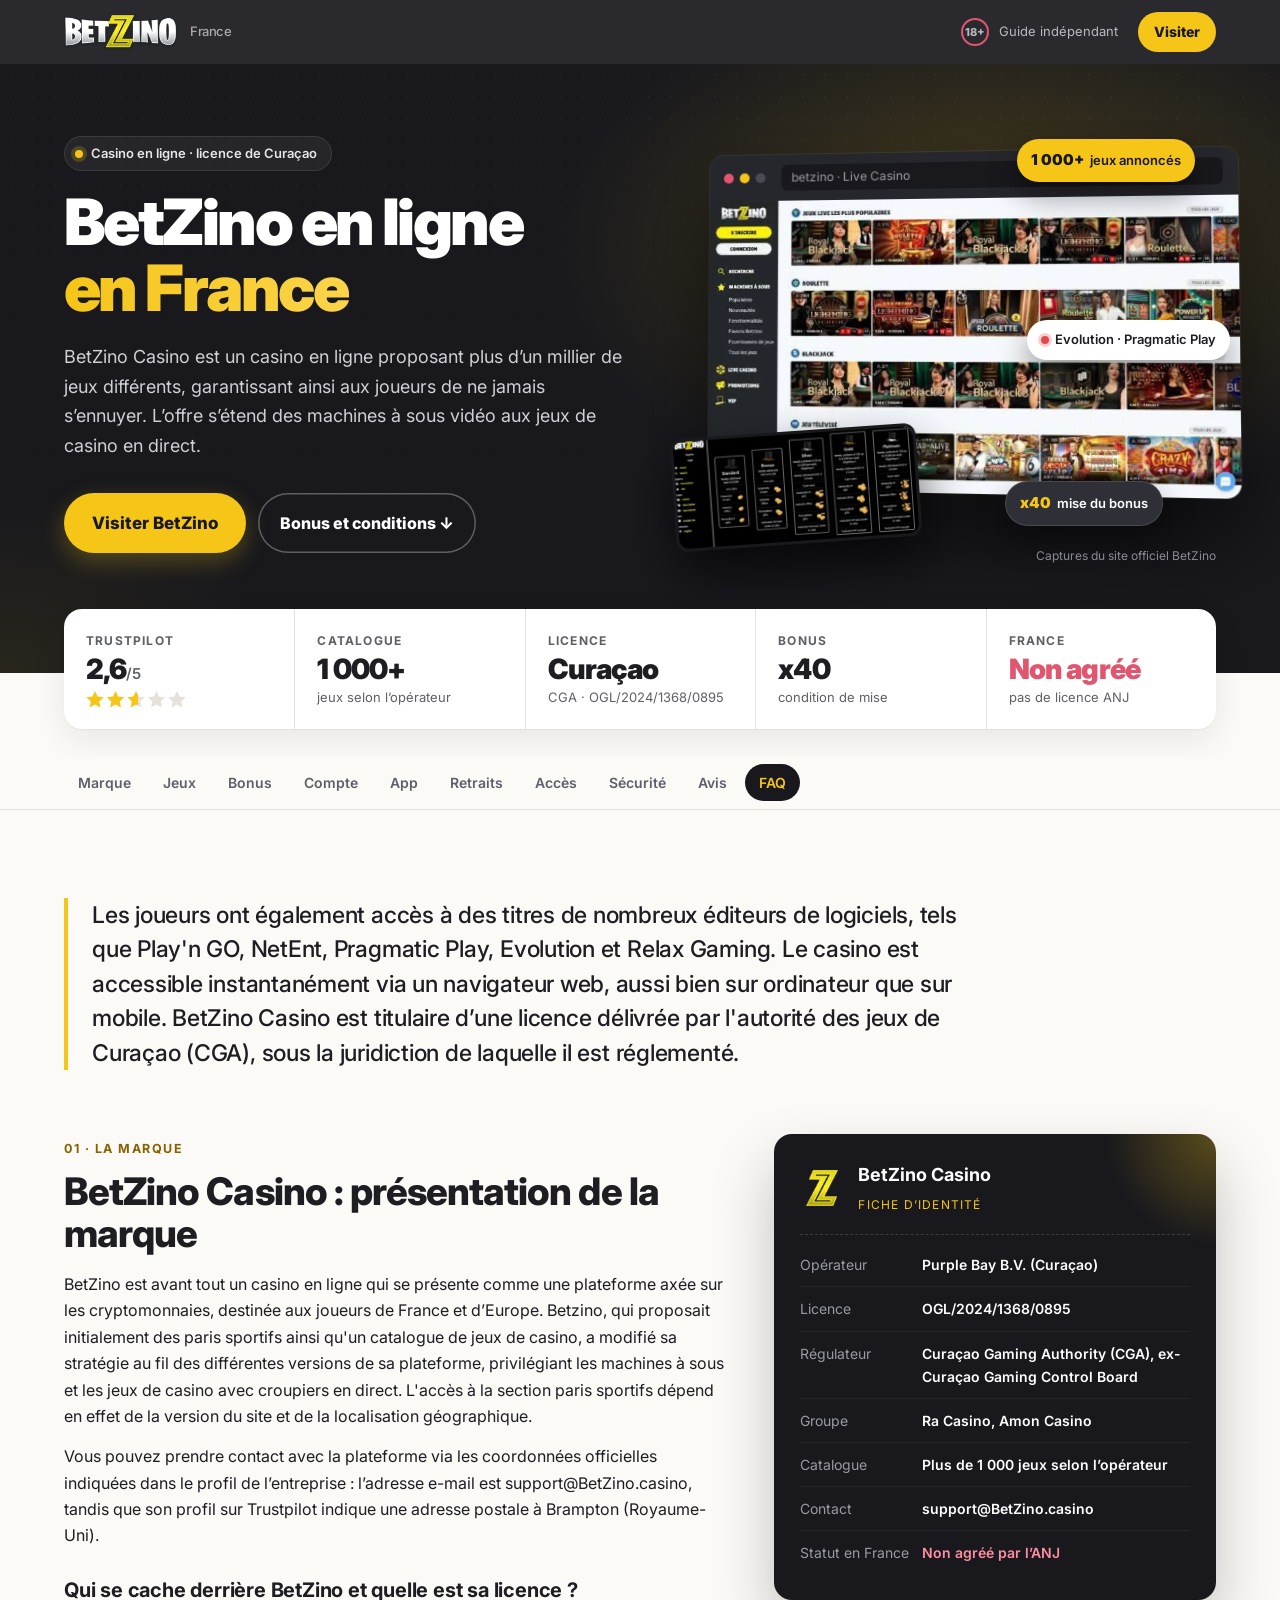
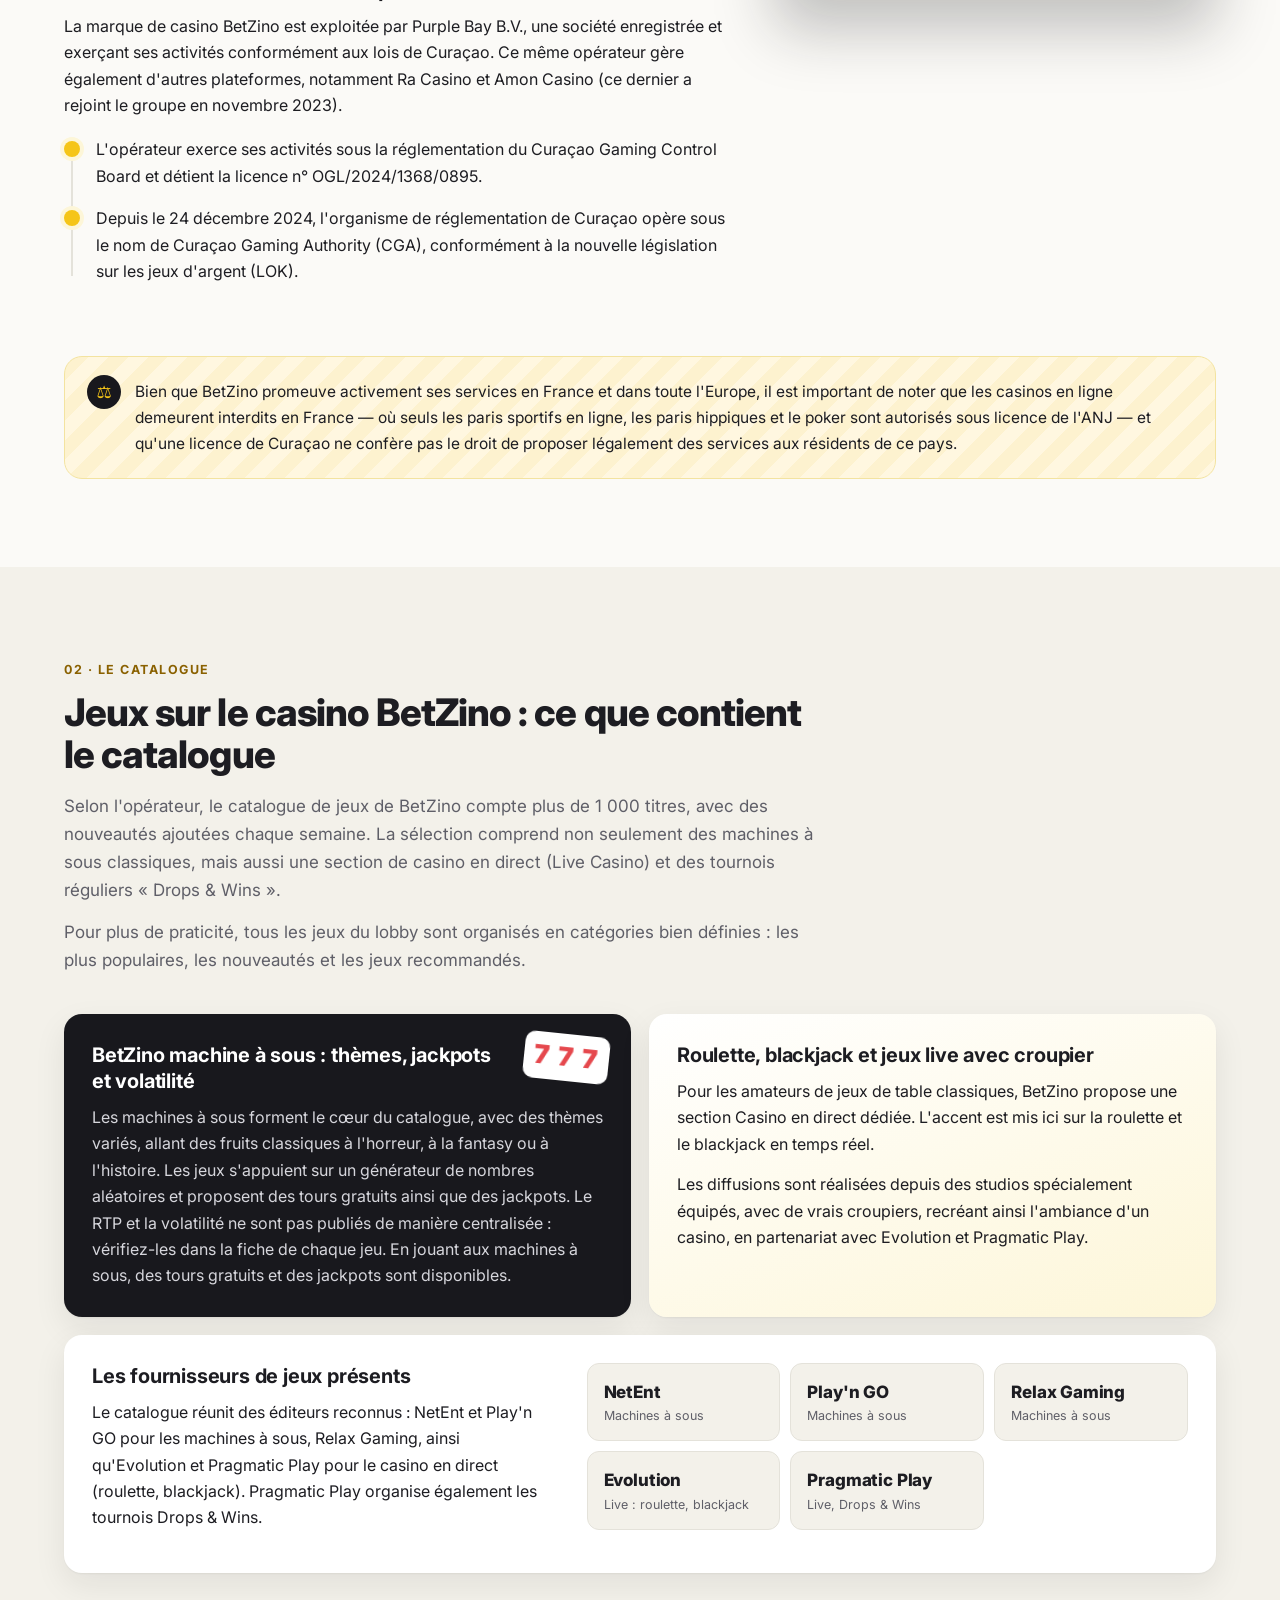
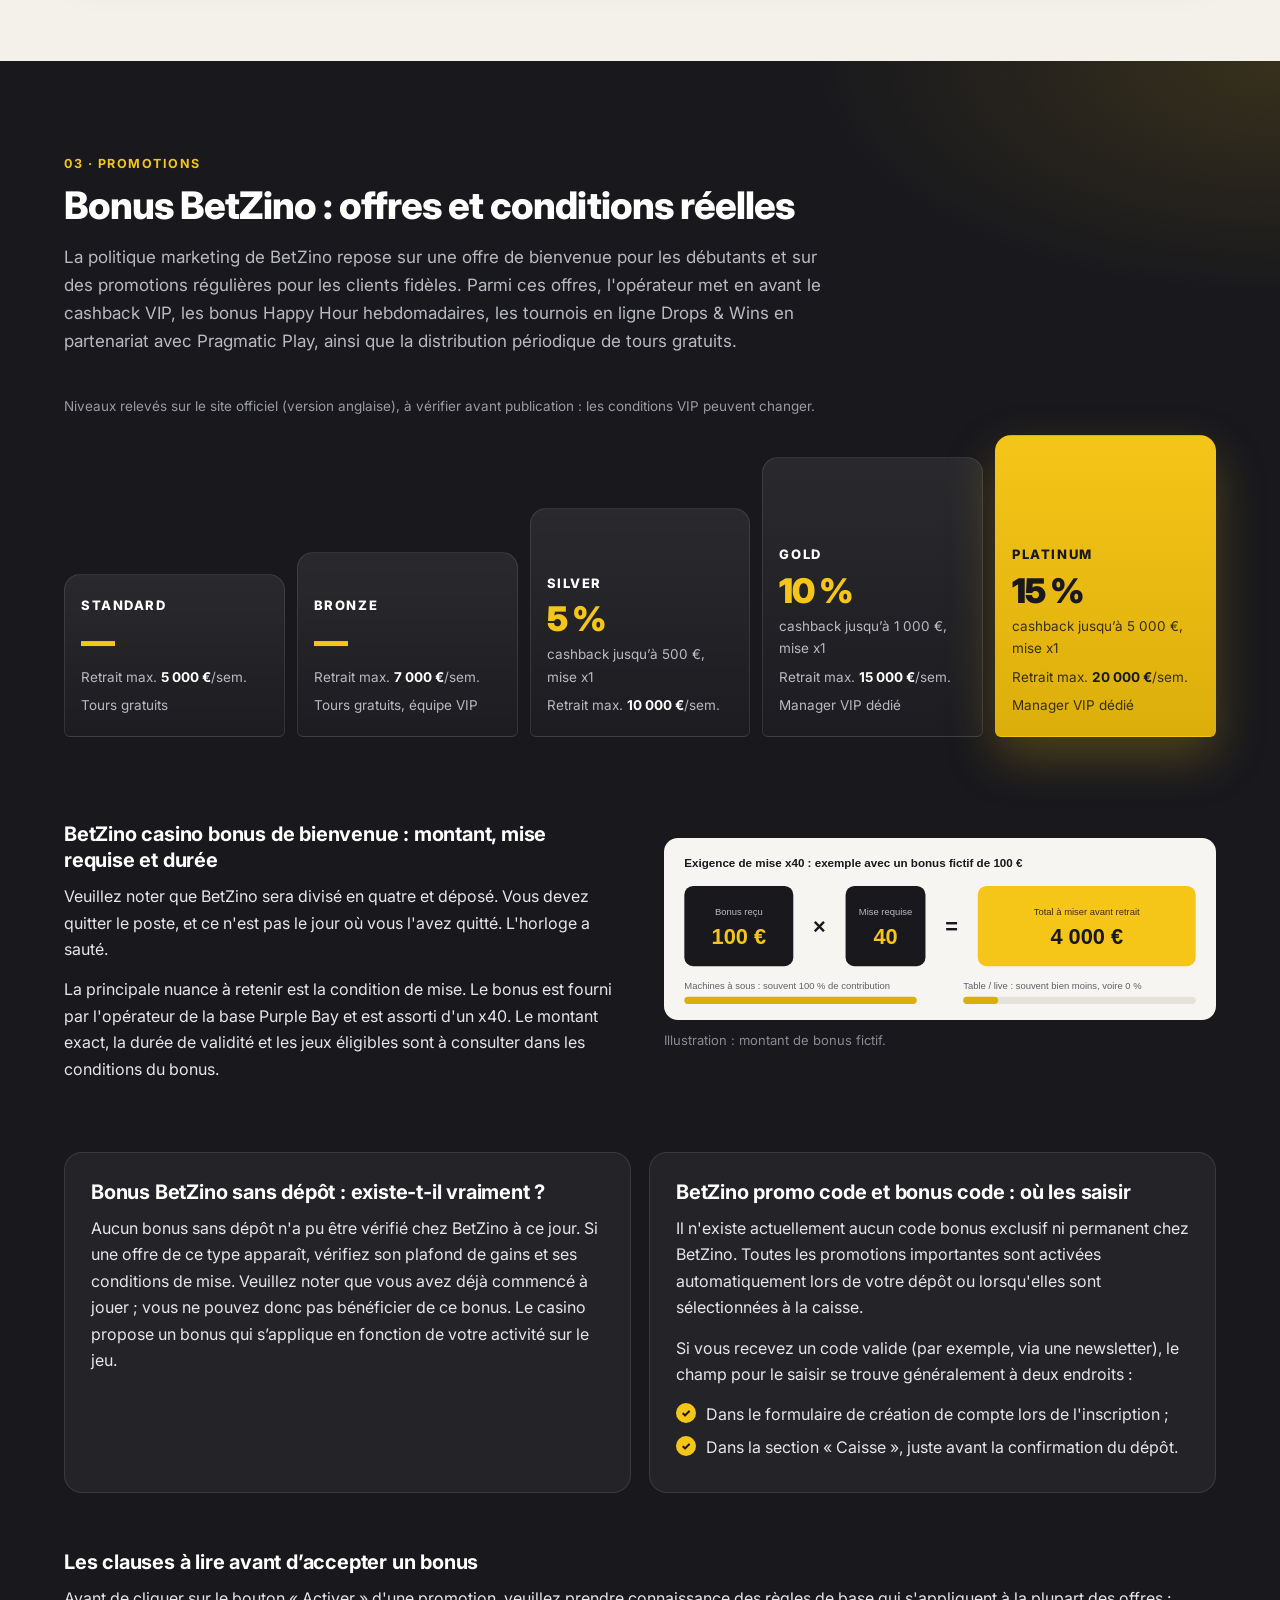
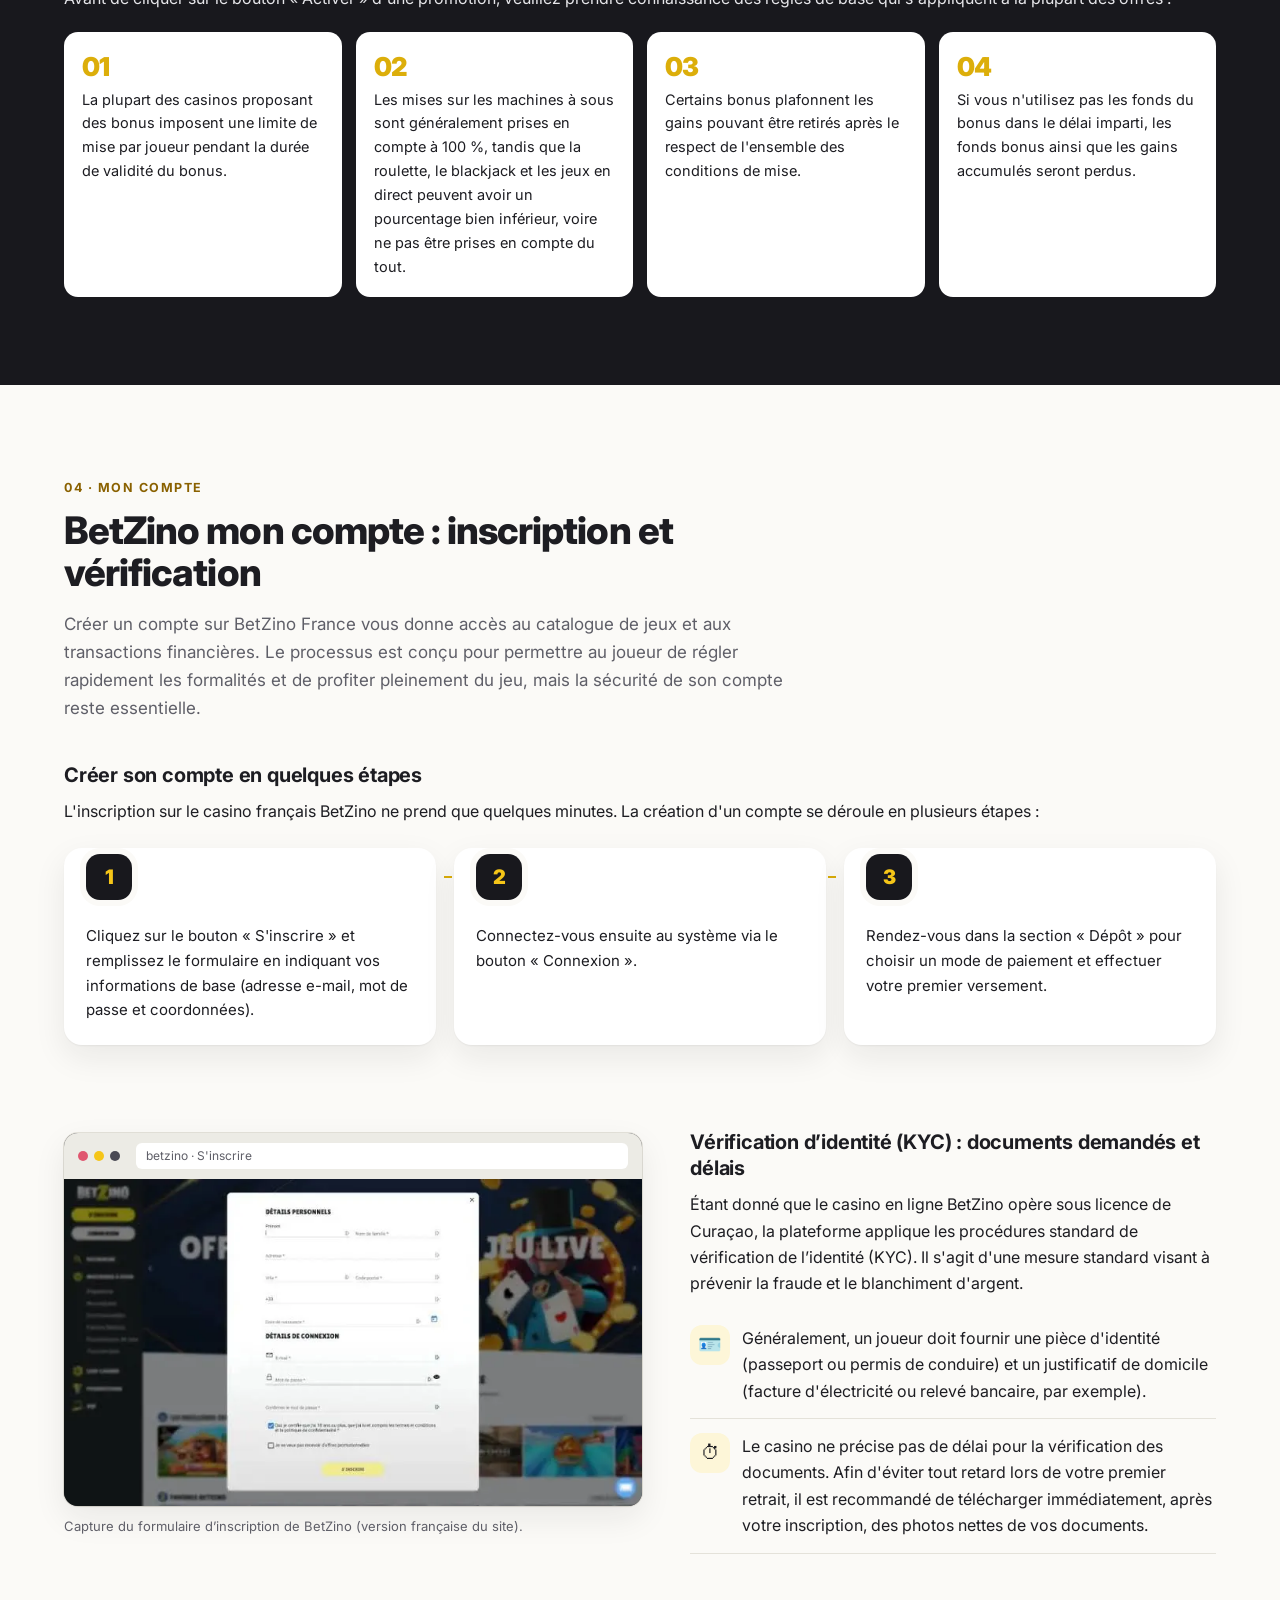
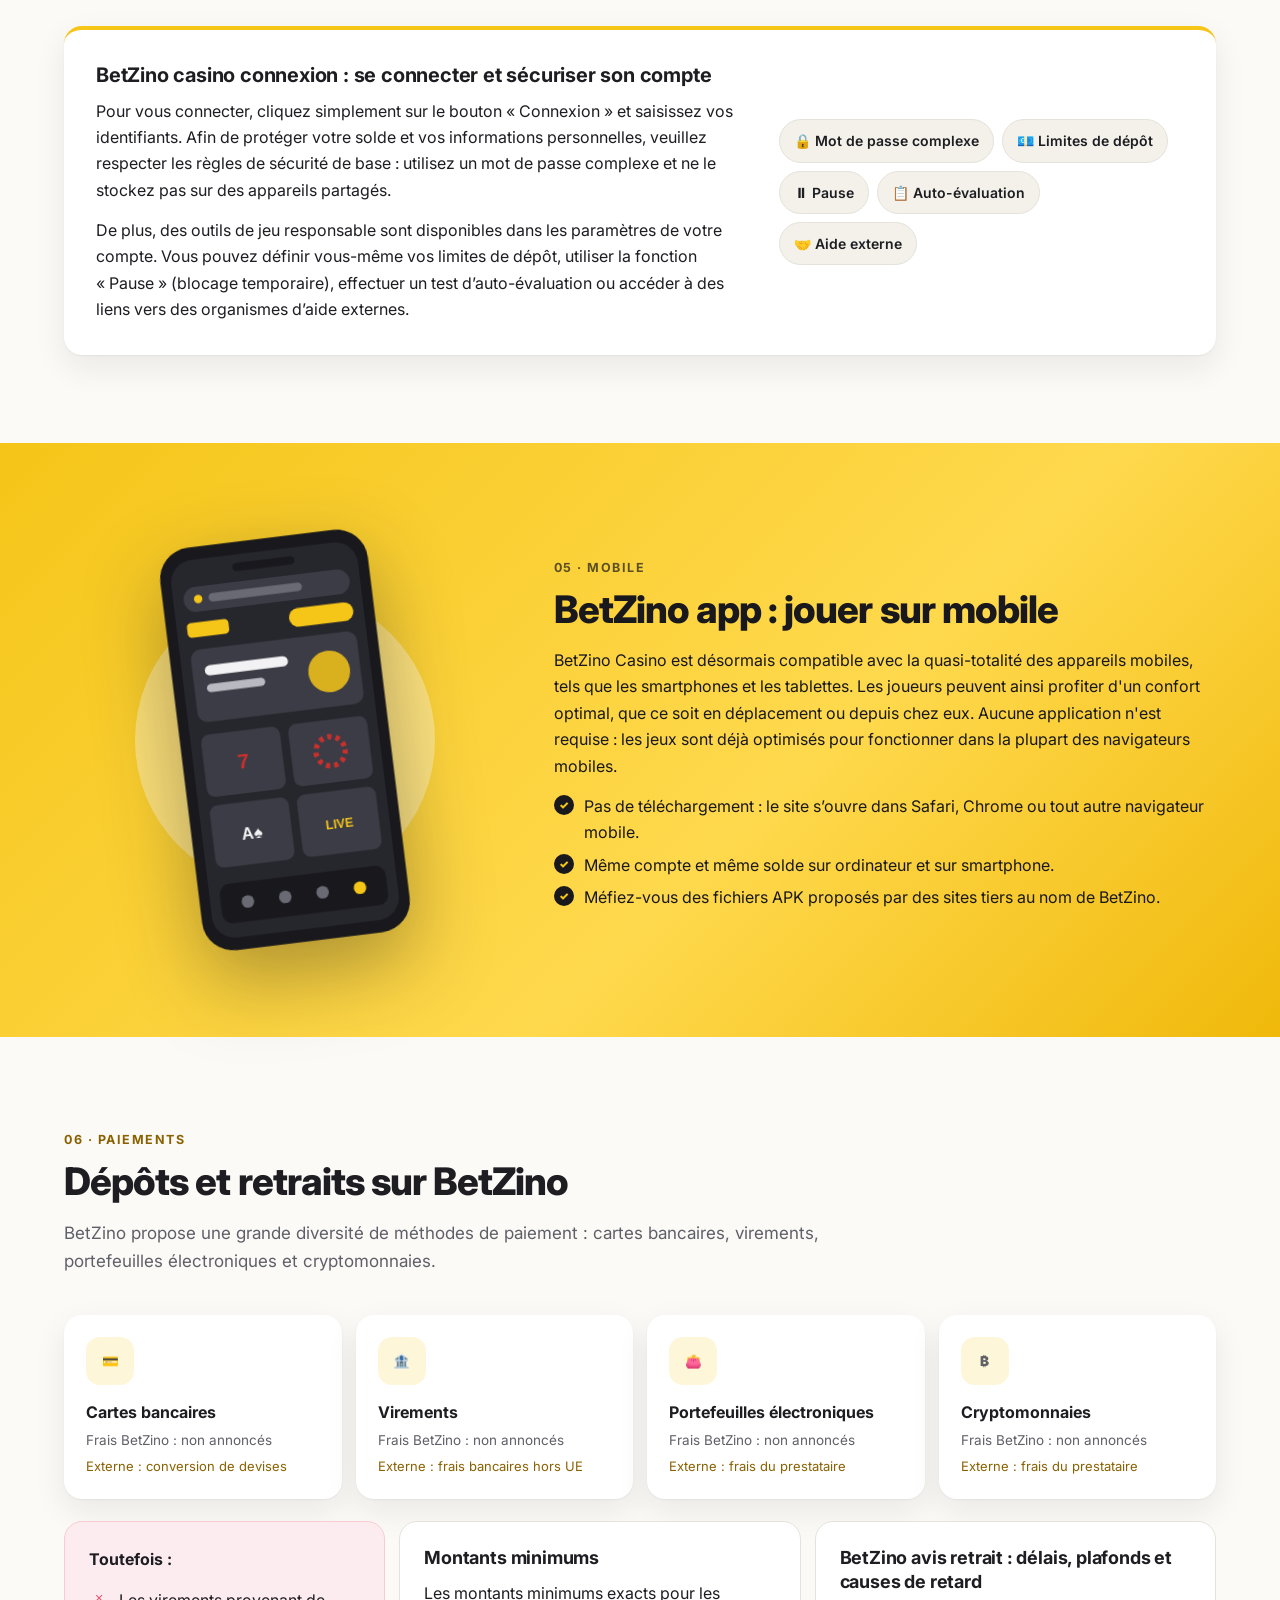
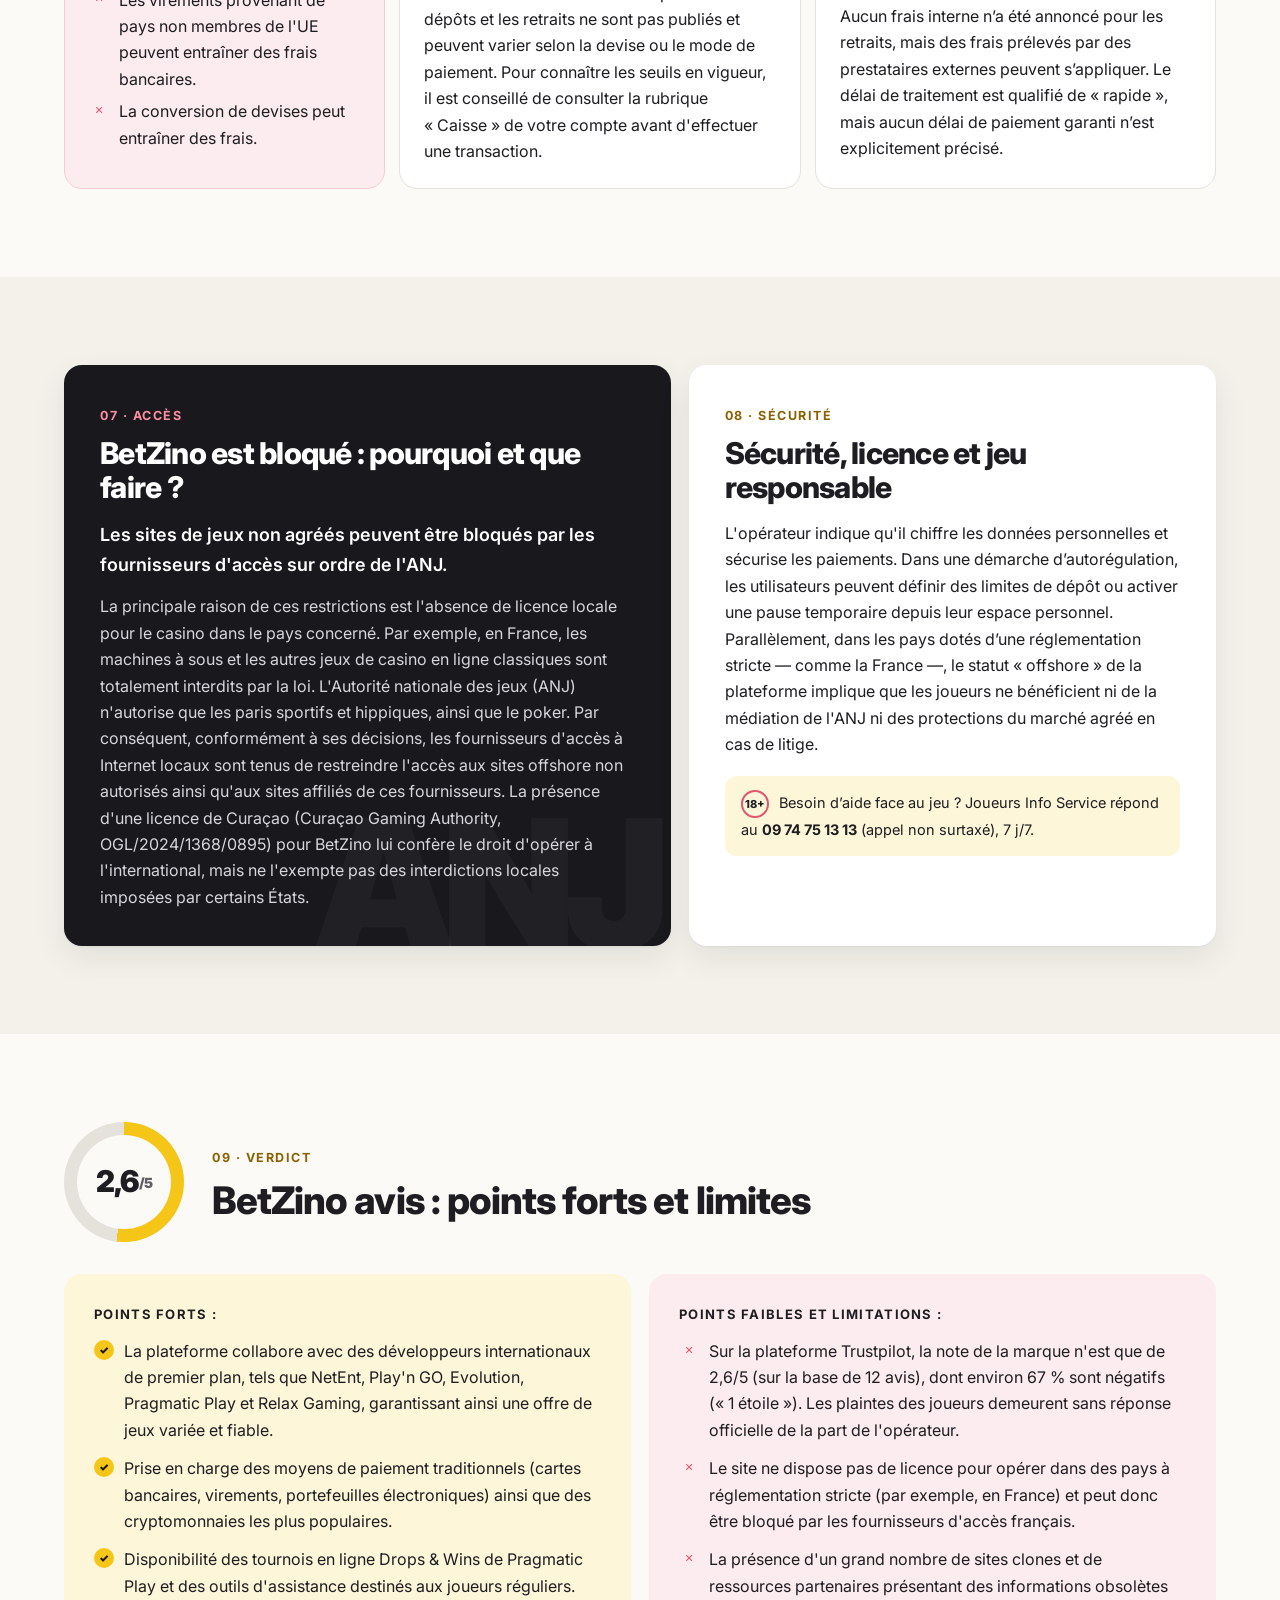
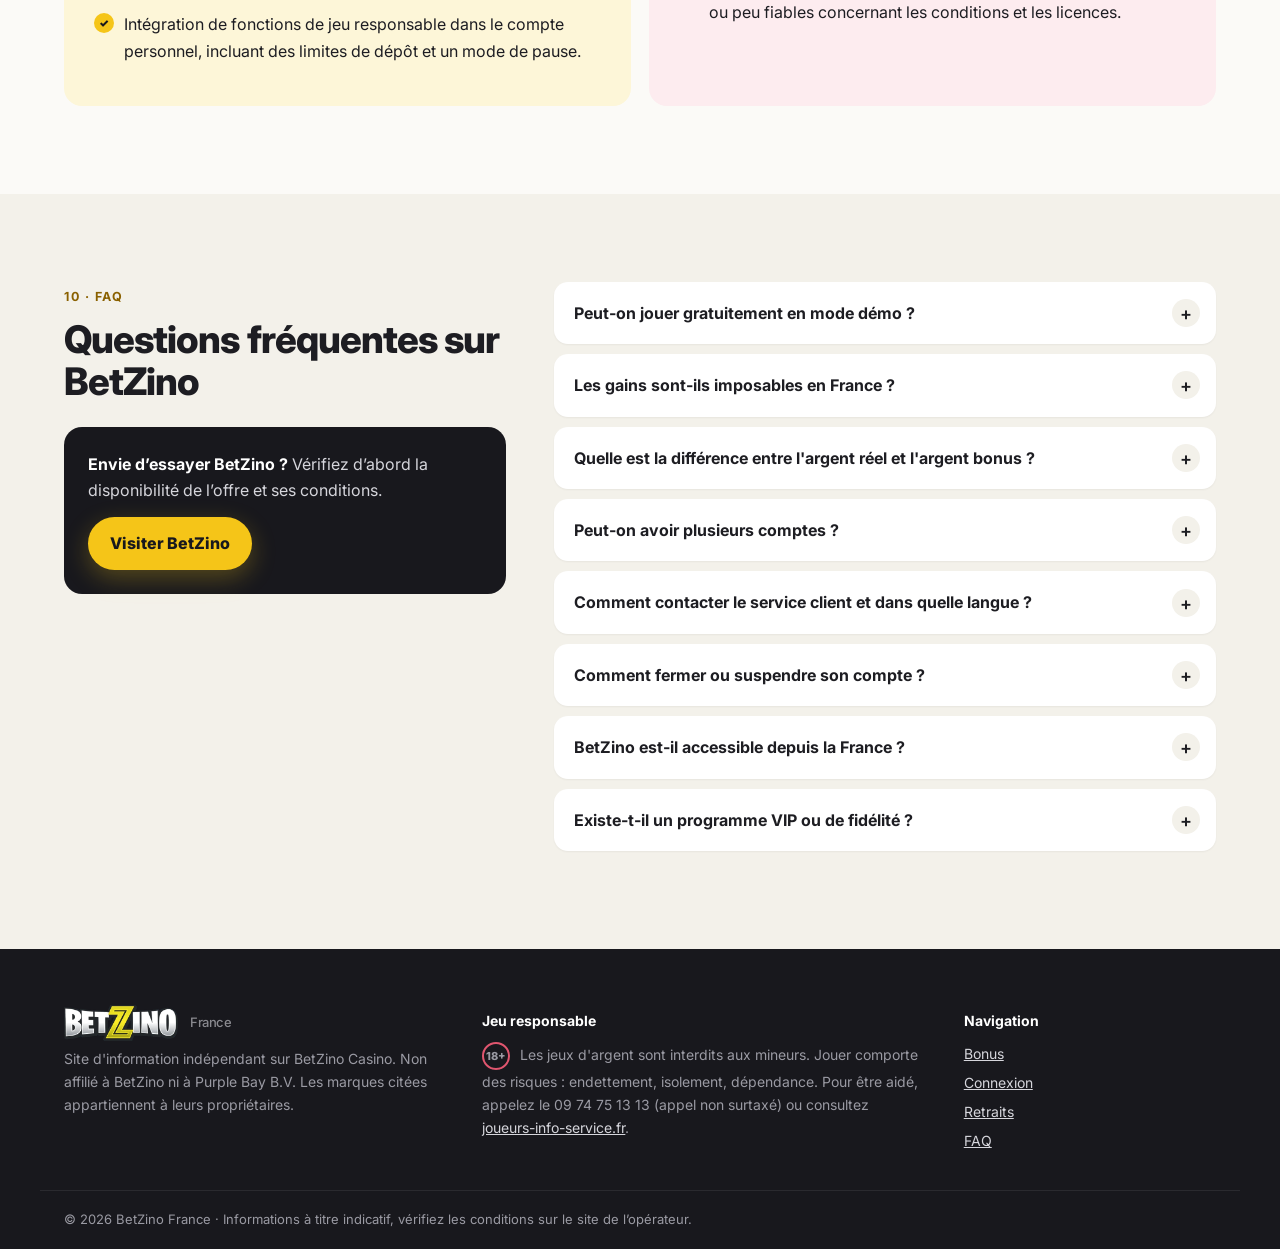
<file: index.html>
<!doctype html>
<html lang="fr">
<head>
  <meta charset="utf-8">
  <meta name="viewport" content="width=device-width, initial-scale=1">
  <title>BetZino Casino : avis, bonus, jeux et connexion en France</title>
  <meta name="description" content="BetZino casino en ligne : machines à sous, jeux live, bonus, inscription et retraits. Conditions détaillées et avis à lire avant de jouer. 18+.">
  <link rel="canonical" href="https://boomerang33.fr/">
  <meta name="robots" content="index, follow">
  <meta property="og:type" content="website">
  <meta property="og:locale" content="fr_FR">
  <meta property="og:title" content="BetZino Casino : avis, bonus, jeux et connexion en France">
  <meta property="og:description" content="BetZino casino en ligne : machines à sous, jeux live, bonus, inscription et retraits. Conditions détaillées et avis à lire avant de jouer. 18+.">
  <meta property="og:url" content="https://boomerang33.fr/">
  <meta property="og:image" content="https://boomerang33.fr/img/og-cover.png?v=7">
  <meta property="og:image:width" content="1200">
  <meta property="og:image:height" content="630">
  <meta name="twitter:card" content="summary_large_image">
  <meta name="theme-color" content="#18181d">
  <link rel="icon" href="/img/favicon-32.png?v=7" sizes="32x32" type="image/png">
  <link rel="icon" href="/img/favicon-512.png?v=7" sizes="512x512" type="image/png">
  <link rel="apple-touch-icon" href="/img/apple-touch-icon.png?v=7">
  <link rel="preconnect" href="https://fonts.googleapis.com">
  <link rel="preconnect" href="https://fonts.gstatic.com" crossorigin>
  <link href="https://fonts.googleapis.com/css2?family=Inter:wght@400;500;600;700;800;900&display=swap" rel="stylesheet">
  <link rel="stylesheet" href="/css/style.css?v=7">
  <script type="application/ld+json">
  {
    "@context": "https://schema.org",
    "@type": "WebPage",
    "name": "BetZino Casino : avis, bonus, jeux et connexion en France",
    "inLanguage": "fr-FR",
    "url": "https://boomerang33.fr/"
  }
  </script>
  <script type="application/ld+json">
  {
    "@context": "https://schema.org",
    "@type": "FAQPage",
    "mainEntity": [
      {"@type": "Question", "name": "Peut-on jouer gratuitement en mode démo ?", "acceptedAnswer": {"@type": "Answer", "text": "Le casino n'a pas confirmé la disponibilité d'un mode démo gratuit et sans inscription. Pour tester certaines machines à sous en argent fictif, veuillez vous renseigner directement dans le lobby de la plateforme."}},
      {"@type": "Question", "name": "Les gains sont-ils imposables en France ?", "acceptedAnswer": {"@type": "Answer", "text": "En règle générale, les gains des jeux de hasard des joueurs amateurs ne sont pas imposables en France. Cependant, les casinos en ligne étant interdits dans le pays, il est conseillé de consulter un conseiller fiscal pour toute question fiscale spécifique."}},
      {"@type": "Question", "name": "Quelle est la différence entre l'argent réel et l'argent bonus ?", "acceptedAnswer": {"@type": "Answer", "text": "Les fonds réels sont disponibles pour retrait à tout moment, dans la limite des conditions de la caisse. Le solde bonus est soumis à des conditions de mise obligatoires : la mise standard sur le réseau de cet opérateur est de x40. Les fonds ne sont transférés sur le compte principal qu'une fois ces conditions remplies."}},
      {"@type": "Question", "name": "Peut-on avoir plusieurs comptes ?", "acceptedAnswer": {"@type": "Answer", "text": "Il n'existe pas de réglementation spécifique concernant la création de comptes multiples par une même personne dans les informations publiques. Cependant, conformément aux règles générales de la plupart des casinos en ligne, un seul compte est autorisé. Les détails figurent dans les conditions générales d'utilisation."}},
      {"@type": "Question", "name": "Comment contacter le service client et dans quelle langue ?", "acceptedAnswer": {"@type": "Answer", "text": "Le service d'assistance est disponible 24 h/24 et 7 j/7. Vous pouvez contacter les opérateurs par e-mail à l'adresse support@BetZino.casino. Aucune information n'est disponible concernant l'assistance en français du service."}},
      {"@type": "Question", "name": "Comment fermer ou suspendre son compte ?", "acceptedAnswer": {"@type": "Answer", "text": "La section « Jeu responsable » de votre compte personnel vous permet de suspendre temporairement votre compte. BetZino ne fournit pas de procédure détaillée pour fermer définitivement votre profil."}},
      {"@type": "Question", "name": "BetZino est-il accessible depuis la France ?", "acceptedAnswer": {"@type": "Answer", "text": "BetZino se présente comme une plateforme destinée aux utilisateurs français et européens, mais en France, les casinos en ligne sont officiellement interdits. La licence internationale de Curaçao ne lui confère pas le droit légal de proposer ses services aux résidents français."}},
      {"@type": "Question", "name": "Existe-t-il un programme VIP ou de fidélité ?", "acceptedAnswer": {"@type": "Answer", "text": "Oui, le casino annonce la mise en place d'un système de cashback VIP. En règle générale, dans les projets de ce groupe, la participation à des programmes de fidélité spéciaux s’effectue sur invitation personnelle et est réservée aux joueurs les plus actifs."}}
    ]
  }
  </script>
</head>
<body>

<a class="skip" href="#contenu">Aller au contenu</a>

<header class="site-header">
  <div class="wrap header-row">
    <a class="logo" href="/" aria-label="BetZino France, accueil">
      <img class="logo-img" src="/img/betzino-logo.webp?v=7" alt="BetZino" width="127" height="40">
      <small>France</small>
    </a>
    <span class="header-tag"><span class="badge-18">18+</span> Guide indépendant</span>
    <a class="btn btn-sm" href="https://vodds.com/bookmakers/?utm_source=betzino-fr" target="_blank" rel="nofollow sponsored noopener" data-cta="alternatives" data-offer>Visiter</a>
  </div>
</header>

<section class="hero">
  <div class="wrap hero-grid">
    <div class="hero-text">
      <p class="eyebrow"><span class="dot"></span> Casino en ligne · licence de Curaçao</p>
      <h1>BetZino en ligne <span class="hl">en France</span></h1>
      <p class="lead">BetZino Casino est un casino en ligne proposant plus d’un millier de jeux différents, garantissant ainsi aux joueurs de ne jamais s’ennuyer. L’offre s’étend des machines à sous vidéo aux jeux de casino en direct.</p>
      <div class="hero-cta">
        <a class="btn btn-lg" href="https://vodds.com/bookmakers/?utm_source=betzino-fr" target="_blank" rel="nofollow sponsored noopener" data-cta="alternatives" data-offer>Visiter BetZino</a>
        <a class="btn btn-ghost" href="#bonus">Bonus et conditions ↓</a>
      </div>
    </div>
    <figure class="hero-shot">
      <div class="browser">
        <div class="browser-bar"><i></i><i></i><i></i><span>betzino · Live Casino</span></div>
        <img src="/img/betzino-live-casino.webp?v=7" alt="Lobby Live Casino de BetZino : blackjack, roulette et jeux télévisés" width="736" height="417">
      </div>
      <div class="shot-mini">
        <img src="/img/betzino-vip-niveaux.webp?v=7" alt="Niveaux VIP de BetZino" width="1200" height="536">
      </div>
      <span class="chip chip-a"><b>1 000+</b> jeux annoncés</span>
      <span class="chip chip-b"><i class="live"></i> Evolution · Pragmatic Play</span>
      <span class="chip chip-c"><b>x40</b> mise du bonus</span>
      <figcaption>Captures du site officiel BetZino</figcaption>
    </figure>
  </div>
</section>

<!-- TEST TEXT -->
<div class="wrap">
  <div class="scorecard">
    <div class="score-cell">
      <span class="score-k">Trustpilot</span>
      <strong>2,6<small>/5</small></strong>
      <span class="stars" style="--p:52%" aria-hidden="true"></span>
    </div>
    <div class="score-cell"><span class="score-k">Catalogue</span><strong>1 000+</strong><span class="score-s">jeux selon l’opérateur</span></div>
    <div class="score-cell"><span class="score-k">Licence</span><strong>Curaçao</strong><span class="score-s">CGA · OGL/2024/1368/0895</span></div>
    <div class="score-cell"><span class="score-k">Bonus</span><strong>x40</strong><span class="score-s">condition de mise</span></div>
    <div class="score-cell score-bad"><span class="score-k">France</span><strong>Non agréé</strong><span class="score-s">pas de licence ANJ</span></div>
  </div>
</div>
<!-- /TEST TEXT -->

<nav class="subnav" aria-label="Sommaire">
  <div class="wrap subnav-row">
    <a href="#marque">Marque</a>
    <a href="#jeux">Jeux</a>
    <a href="#bonus">Bonus</a>
    <a href="#compte">Compte</a>
    <a href="#app">App</a>
    <a href="#paiements">Retraits</a>
    <a href="#bloque">Accès</a>
    <a href="#securite">Sécurité</a>
    <a href="#avis">Avis</a>
    <a href="#faq">FAQ</a>
  </div>
</nav>

<main id="contenu">

  <!-- ============ INTRO + MARQUE ============ -->
  <section id="marque" class="block">
    <div class="wrap">
      <p class="intro reveal">Les joueurs ont également accès à des titres de nombreux éditeurs de logiciels, tels que Play'n GO, NetEnt, Pragmatic Play, Evolution et Relax Gaming. Le casino est accessible instantanément via un navigateur web, aussi bien sur ordinateur que sur mobile. BetZino Casino est titulaire d’une licence délivrée par l'autorité des jeux de Curaçao (CGA), sous la juridiction de laquelle il est réglementé.</p>

      <div class="split split-wide">
        <div class="prose reveal">
          <span class="kicker">01 · La marque</span>
          <h2>BetZino Casino : présentation de la marque</h2>
          <p>BetZino est avant tout un casino en ligne qui se présente comme une plateforme axée sur les cryptomonnaies, destinée aux joueurs de France et d’Europe. Betzino, qui proposait initialement des paris sportifs ainsi qu'un catalogue de jeux de casino, a modifié sa stratégie au fil des différentes versions de sa plateforme, privilégiant les machines à sous et les jeux de casino avec croupiers en direct. L'accès à la section paris sportifs dépend en effet de la version du site et de la localisation géographique.</p>
          <p>Vous pouvez prendre contact avec la plateforme via les coordonnées officielles indiquées dans le profil de l’entreprise : l’adresse e-mail est support@BetZino.casino, tandis que son profil sur Trustpilot indique une adresse postale à Brampton (Royaume-Uni).</p>

          <h3>Qui se cache derrière BetZino et quelle est sa licence ?</h3>
          <p>La marque de casino BetZino est exploitée par Purple Bay B.V., une société enregistrée et exerçant ses activités conformément aux lois de Curaçao. Ce même opérateur gère également d'autres plateformes, notamment Ra Casino et Amon Casino (ce dernier a rejoint le groupe en novembre 2023).</p>
          <ul class="timeline">
            <li>L'opérateur exerce ses activités sous la réglementation du Curaçao Gaming Control Board et détient la licence n° OGL/2024/1368/0895.</li>
            <li>Depuis le 24 décembre 2024, l'organisme de réglementation de Curaçao opère sous le nom de Curaçao Gaming Authority (CGA), conformément à la nouvelle législation sur les jeux d'argent (LOK).</li>
          </ul>
        </div>

        <!-- TEST TEXT -->
        <aside class="id-card reveal" aria-label="Fiche d’identité de BetZino">
          <div class="id-head">
            <img src="/img/favicon-512.png?v=7" alt="" width="44" height="44">
            <div><strong>BetZino Casino</strong><span>Fiche d’identité</span></div>
          </div>
          <dl>
            <div><dt>Opérateur</dt><dd>Purple Bay B.V. (Curaçao)</dd></div>
            <div><dt>Licence</dt><dd>OGL/2024/1368/0895</dd></div>
            <div><dt>Régulateur</dt><dd>Curaçao Gaming Authority (CGA), ex-Curaçao Gaming Control Board</dd></div>
            <div><dt>Groupe</dt><dd>Ra Casino, Amon Casino</dd></div>
            <div><dt>Catalogue</dt><dd>Plus de 1 000 jeux selon l’opérateur</dd></div>
            <div><dt>Contact</dt><dd>support@BetZino.casino</dd></div>
            <div class="bad"><dt>Statut en France</dt><dd>Non agréé par l’ANJ</dd></div>
          </dl>
        </aside>
        <!-- /TEST TEXT -->
      </div>

      <p class="legal-band reveal">Bien que BetZino promeuve activement ses services en France et dans toute l'Europe, il est important de noter que les casinos en ligne demeurent interdits en France — où seuls les paris sportifs en ligne, les paris hippiques et le poker sont autorisés sous licence de l'ANJ — et qu'une licence de Curaçao ne confère pas le droit de proposer légalement des services aux résidents de ce pays.</p>
    </div>
  </section>

  <!-- ============ JEUX ============ -->
  <section id="jeux" class="block block-tint">
    <div class="wrap">
      <div class="section-head reveal">
        <span class="kicker">02 · Le catalogue</span>
        <h2>Jeux sur le casino BetZino : ce que contient le catalogue</h2>
        <p>Selon l'opérateur, le catalogue de jeux de BetZino compte plus de 1 000 titres, avec des nouveautés ajoutées chaque semaine. La sélection comprend non seulement des machines à sous classiques, mais aussi une section de casino en direct (Live Casino) et des tournois réguliers « Drops &amp; Wins ».</p>
        <p>Pour plus de praticité, tous les jeux du lobby sont organisés en catégories bien définies : les plus populaires, les nouveautés et les jeux recommandés.</p>
      </div>

      <div class="bento">
        <article class="tile tile-slots reveal">
          <span class="tile-icon" aria-hidden="true">7 7 7</span>
          <h3>BetZino machine à sous : thèmes, jackpots et volatilité</h3>
          <p>Les machines à sous forment le cœur du catalogue, avec des thèmes variés, allant des fruits classiques à l'horreur, à la fantasy ou à l'histoire. Les jeux s'appuient sur un générateur de nombres aléatoires et proposent des tours gratuits ainsi que des jackpots. Le RTP et la volatilité ne sont pas publiés de manière centralisée : vérifiez-les dans la fiche de chaque jeu. En jouant aux machines à sous, des tours gratuits et des jackpots sont disponibles.</p>
        </article>

        <article class="tile tile-live reveal">
          <h3>Roulette, blackjack et jeux live avec croupier</h3>
          <p>Pour les amateurs de jeux de table classiques, BetZino propose une section Casino en direct dédiée. L'accent est mis ici sur la roulette et le blackjack en temps réel.</p>
          <p>Les diffusions sont réalisées depuis des studios spécialement équipés, avec de vrais croupiers, recréant ainsi l'ambiance d'un casino, en partenariat avec Evolution et Pragmatic Play.</p>
        </article>

        <article class="tile tile-providers reveal">
          <h3>Les fournisseurs de jeux présents</h3>
          <p>Le catalogue réunit des éditeurs reconnus : NetEnt et Play'n GO pour les machines à sous, Relax Gaming, ainsi qu'Evolution et Pragmatic Play pour le casino en direct (roulette, blackjack). Pragmatic Play organise également les tournois Drops &amp; Wins.</p>
          <!-- TEST TEXT -->
          <ul class="providers">
            <li><b>NetEnt</b><span>Machines à sous</span></li>
            <li><b>Play'n GO</b><span>Machines à sous</span></li>
            <li><b>Relax Gaming</b><span>Machines à sous</span></li>
            <li><b>Evolution</b><span>Live : roulette, blackjack</span></li>
            <li><b>Pragmatic Play</b><span>Live, Drops &amp; Wins</span></li>
          </ul>
          <!-- /TEST TEXT -->
        </article>
      </div>
    </div>
  </section>

  <!-- ============ BONUS ============ -->
  <section id="bonus" class="block block-dark">
    <div class="wrap">
      <div class="section-head reveal">
        <span class="kicker">03 · Promotions</span>
        <h2>Bonus BetZino : offres et conditions réelles</h2>
        <p>La politique marketing de BetZino repose sur une offre de bienvenue pour les débutants et sur des promotions régulières pour les clients fidèles. Parmi ces offres, l'opérateur met en avant le cashback VIP, les bonus Happy Hour hebdomadaires, les tournois en ligne Drops &amp; Wins en partenariat avec Pragmatic Play, ainsi que la distribution périodique de tours gratuits.</p>
      </div>

      <!-- TEST DATA: niveaux VIP relevés sur la capture du site officiel (version anglaise) fournie dans le docx, date de capture inconnue -->
      <p class="note-dark">Niveaux relevés sur le site officiel (version anglaise), à vérifier avant publication : les conditions VIP peuvent changer.</p>
      <ol class="tiers reveal" aria-label="Niveaux VIP">
        <li style="--h:0"><span class="tier-name">Standard</span><span class="tier-main">—</span><span class="tier-row">Retrait max. <b>5 000 €</b>/sem.</span><span class="tier-row">Tours gratuits</span></li>
        <li style="--h:1"><span class="tier-name">Bronze</span><span class="tier-main">—</span><span class="tier-row">Retrait max. <b>7 000 €</b>/sem.</span><span class="tier-row">Tours gratuits, équipe VIP</span></li>
        <li style="--h:2"><span class="tier-name">Silver</span><span class="tier-main">5 %</span><span class="tier-row">cashback jusqu’à 500 €, mise x1</span><span class="tier-row">Retrait max. <b>10 000 €</b>/sem.</span></li>
        <li style="--h:3"><span class="tier-name">Gold</span><span class="tier-main">10 %</span><span class="tier-row">cashback jusqu’à 1 000 €, mise x1</span><span class="tier-row">Retrait max. <b>15 000 €</b>/sem.</span><span class="tier-row">Manager VIP dédié</span></li>
        <li style="--h:4" class="tier-top"><span class="tier-name">Platinum</span><span class="tier-main">15 %</span><span class="tier-row">cashback jusqu’à 5 000 €, mise x1</span><span class="tier-row">Retrait max. <b>20 000 €</b>/sem.</span><span class="tier-row">Manager VIP dédié</span></li>
      </ol>
      <!-- /TEST DATA -->

      <div class="split split-even">
        <div class="reveal">
          <h3>BetZino casino bonus de bienvenue : montant, mise requise et durée</h3>
          <p>Veuillez noter que BetZino sera divisé en quatre et déposé. Vous devez quitter le poste, et ce n'est pas le jour où vous l'avez quitté. L'horloge a sauté.</p>
          <p>La principale nuance à retenir est la condition de mise. Le bonus est fourni par l'opérateur de la base Purple Bay et est assorti d'un x40. Le montant exact, la durée de validité et les jeux éligibles sont à consulter dans les conditions du bonus.</p>
        </div>
        <figure class="reveal">
          <img class="rounded" src="/img/wager-x40.svg?v=7" alt="Exigence de mise x40 : un bonus de 100 € impose 4 000 € de mises avant retrait" width="760" height="250" loading="lazy">
          <figcaption>Illustration : montant de bonus fictif.</figcaption>
        </figure>
      </div>

      <div class="duo">
        <article class="glass reveal">
          <h3>Bonus BetZino sans dépôt : existe-t-il vraiment ?</h3>
          <p>Aucun bonus sans dépôt n'a pu être vérifié chez BetZino à ce jour. Si une offre de ce type apparaît, vérifiez son plafond de gains et ses conditions de mise. Veuillez noter que vous avez déjà commencé à jouer ; vous ne pouvez donc pas bénéficier de ce bonus. Le casino propose un bonus qui s’applique en fonction de votre activité sur le jeu.</p>
        </article>
        <article class="glass reveal">
          <h3>BetZino promo code et bonus code : où les saisir</h3>
          <p>Il n'existe actuellement aucun code bonus exclusif ni permanent chez BetZino. Toutes les promotions importantes sont activées automatiquement lors de votre dépôt ou lorsqu'elles sont sélectionnées à la caisse.</p>
          <p>Si vous recevez un code valide (par exemple, via une newsletter), le champ pour le saisir se trouve généralement à deux endroits :</p>
          <ul class="check">
            <li>Dans le formulaire de création de compte lors de l'inscription ;</li>
            <li>Dans la section « Caisse », juste avant la confirmation du dépôt.</li>
          </ul>
        </article>
      </div>

      <div class="clauses reveal">
        <h3>Les clauses à lire avant d’accepter un bonus</h3>
        <p>Avant de cliquer sur le bouton « Activer » d'une promotion, veuillez prendre connaissance des règles de base qui s'appliquent à la plupart des offres :</p>
        <ol class="clause-grid">
          <li>La plupart des casinos proposant des bonus imposent une limite de mise par joueur pendant la durée de validité du bonus.</li>
          <li>Les mises sur les machines à sous sont généralement prises en compte à 100 %, tandis que la roulette, le blackjack et les jeux en direct peuvent avoir un pourcentage bien inférieur, voire ne pas être prises en compte du tout.</li>
          <li>Certains bonus plafonnent les gains pouvant être retirés après le respect de l'ensemble des conditions de mise.</li>
          <li>Si vous n'utilisez pas les fonds du bonus dans le délai imparti, les fonds bonus ainsi que les gains accumulés seront perdus.</li>
        </ol>
      </div>
    </div>
  </section>

  <!-- ============ COMPTE ============ -->
  <section id="compte" class="block">
    <div class="wrap">
      <div class="section-head reveal">
        <span class="kicker">04 · Mon compte</span>
        <h2>BetZino mon compte : inscription et vérification</h2>
        <p>Créer un compte sur BetZino France vous donne accès au catalogue de jeux et aux transactions financières. Le processus est conçu pour permettre au joueur de régler rapidement les formalités et de profiter pleinement du jeu, mais la sécurité de son compte reste essentielle.</p>
      </div>

      <h3 class="reveal">Créer son compte en quelques étapes</h3>
      <p class="reveal">L'inscription sur le casino français BetZino ne prend que quelques minutes. La création d'un compte se déroule en plusieurs étapes :</p>
      <ol class="steps reveal">
        <li>Cliquez sur le bouton « S'inscrire » et remplissez le formulaire en indiquant vos informations de base (adresse e-mail, mot de passe et coordonnées).</li>
        <li>Connectez-vous ensuite au système via le bouton « Connexion ».</li>
        <li>Rendez-vous dans la section « Dépôt » pour choisir un mode de paiement et effectuer votre premier versement.</li>
      </ol>

      <div class="split split-shot">
        <figure class="reveal">
          <div class="browser browser-light">
            <div class="browser-bar"><i></i><i></i><i></i><span>betzino · S'inscrire</span></div>
            <img src="/img/betzino-inscription.webp?v=7" alt="Formulaire d’inscription BetZino : détails personnels et détails de connexion" width="736" height="417" loading="lazy">
          </div>
          <figcaption>Capture du formulaire d’inscription de BetZino (version française du site).</figcaption>
        </figure>
        <div class="reveal">
          <h3>Vérification d’identité (KYC) : documents demandés et délais</h3>
          <p>Étant donné que le casino en ligne BetZino opère sous licence de Curaçao, la plateforme applique les procédures standard de vérification de l’identité (KYC). Il s'agit d'une mesure standard visant à prévenir la fraude et le blanchiment d'argent.</p>
          <ul class="doc-list">
            <li><span aria-hidden="true">🪪</span>Généralement, un joueur doit fournir une pièce d'identité (passeport ou permis de conduire) et un justificatif de domicile (facture d'électricité ou relevé bancaire, par exemple).</li>
            <li><span aria-hidden="true">⏱</span>Le casino ne précise pas de délai pour la vérification des documents. Afin d'éviter tout retard lors de votre premier retrait, il est recommandé de télécharger immédiatement, après votre inscription, des photos nettes de vos documents.</li>
          </ul>
        </div>
      </div>

      <div class="login-box reveal">
        <div>
          <h3>BetZino casino connexion : se connecter et sécuriser son compte</h3>
          <p>Pour vous connecter, cliquez simplement sur le bouton « Connexion » et saisissez vos identifiants. Afin de protéger votre solde et vos informations personnelles, veuillez respecter les règles de sécurité de base : utilisez un mot de passe complexe et ne le stockez pas sur des appareils partagés.</p>
          <p>De plus, des outils de jeu responsable sont disponibles dans les paramètres de votre compte. Vous pouvez définir vous-même vos limites de dépôt, utiliser la fonction « Pause » (blocage temporaire), effectuer un test d’auto-évaluation ou accéder à des liens vers des organismes d’aide externes.</p>
        </div>
        <!-- TEST TEXT -->
        <ul class="tool-chips" aria-label="Outils du compte">
          <li>🔒 Mot de passe complexe</li>
          <li>💶 Limites de dépôt</li>
          <li>⏸ Pause</li>
          <li>📋 Auto-évaluation</li>
          <li>🤝 Aide externe</li>
        </ul>
        <!-- /TEST TEXT -->
      </div>
    </div>
  </section>

  <!-- ============ APP ============ -->
  <section id="app" class="block block-gold">
    <div class="wrap split split-app">
      <figure class="phone-wrap reveal">
        <img src="/img/mobile-browser.svg?v=7" alt="Casino BetZino ouvert dans le navigateur d’un smartphone" width="220" height="400" loading="lazy">
      </figure>
      <div class="reveal">
        <span class="kicker">05 · Mobile</span>
        <h2>BetZino app : jouer sur mobile</h2>
        <p>BetZino Casino est désormais compatible avec la quasi-totalité des appareils mobiles, tels que les smartphones et les tablettes. Les joueurs peuvent ainsi profiter d'un confort optimal, que ce soit en déplacement ou depuis chez eux. Aucune application n'est requise : les jeux sont déjà optimisés pour fonctionner dans la plupart des navigateurs mobiles.</p>
        <!-- TEST TEXT -->
        <ul class="check">
          <li>Pas de téléchargement : le site s’ouvre dans Safari, Chrome ou tout autre navigateur mobile.</li>
          <li>Même compte et même solde sur ordinateur et sur smartphone.</li>
          <li>Méfiez-vous des fichiers APK proposés par des sites tiers au nom de BetZino.</li>
        </ul>
        <!-- /TEST TEXT -->
      </div>
    </div>
  </section>

  <!-- ============ PAIEMENTS ============ -->
  <section id="paiements" class="block">
    <div class="wrap">
      <div class="section-head reveal">
        <span class="kicker">06 · Paiements</span>
        <h2>Dépôts et retraits sur BetZino</h2>
        <p>BetZino propose une grande diversité de méthodes de paiement : cartes bancaires, virements, portefeuilles électroniques et cryptomonnaies.</p>
      </div>

      <!-- TEST TEXT -->
      <ul class="pay-grid reveal">
        <li><span class="pay-ico" aria-hidden="true">💳</span><b>Cartes bancaires</b><span>Frais BetZino : non annoncés</span><em>Externe : conversion de devises</em></li>
        <li><span class="pay-ico" aria-hidden="true">🏦</span><b>Virements</b><span>Frais BetZino : non annoncés</span><em>Externe : frais bancaires hors UE</em></li>
        <li><span class="pay-ico" aria-hidden="true">👛</span><b>Portefeuilles électroniques</b><span>Frais BetZino : non annoncés</span><em>Externe : frais du prestataire</em></li>
        <li><span class="pay-ico" aria-hidden="true">₿</span><b>Cryptomonnaies</b><span>Frais BetZino : non annoncés</span><em>Externe : frais du prestataire</em></li>
      </ul>
      <!-- /TEST TEXT -->

      <div class="pay-row">
        <div class="pay-warn reveal">
          <p>Toutefois :</p>
          <ul class="cross">
            <li>Les virements provenant de pays non membres de l'UE peuvent entraîner des frais bancaires.</li>
            <li>La conversion de devises peut entraîner des frais.</li>
          </ul>
        </div>
        <article class="reveal">
          <h3>Montants minimums</h3>
          <p>Les montants minimums exacts pour les dépôts et les retraits ne sont pas publiés et peuvent varier selon la devise ou le mode de paiement. Pour connaître les seuils en vigueur, il est conseillé de consulter la rubrique « Caisse » de votre compte avant d'effectuer une transaction.</p>
        </article>
        <article class="reveal">
          <h3>BetZino avis retrait : délais, plafonds et causes de retard</h3>
          <p>Aucun frais interne n’a été annoncé pour les retraits, mais des frais prélevés par des prestataires externes peuvent s’appliquer. Le délai de traitement est qualifié de « rapide », mais aucun délai de paiement garanti n’est explicitement précisé.</p>
        </article>
      </div>
    </div>
  </section>

  <!-- ============ BLOQUE + SECURITE ============ -->
  <div class="block block-tint">
    <div class="wrap pair">
      <section id="bloque" class="panel panel-alert reveal">
        <span class="watermark" aria-hidden="true">ANJ</span>
        <span class="kicker">07 · Accès</span>
        <h2>BetZino est bloqué : pourquoi et que faire ?</h2>
        <p class="panel-lead">Les sites de jeux non agréés peuvent être bloqués par les fournisseurs d'accès sur ordre de l'ANJ.</p>
        <p>La principale raison de ces restrictions est l'absence de licence locale pour le casino dans le pays concerné. Par exemple, en France, les machines à sous et les autres jeux de casino en ligne classiques sont totalement interdits par la loi. L'Autorité nationale des jeux (ANJ) n'autorise que les paris sportifs et hippiques, ainsi que le poker. Par conséquent, conformément à ses décisions, les fournisseurs d'accès à Internet locaux sont tenus de restreindre l'accès aux sites offshore non autorisés ainsi qu'aux sites affiliés de ces fournisseurs. La présence d'une licence de Curaçao (Curaçao Gaming Authority, OGL/2024/1368/0895) pour BetZino lui confère le droit d'opérer à l'international, mais ne l'exempte pas des interdictions locales imposées par certains États.</p>
      </section>
      <section id="securite" class="panel reveal">
        <span class="kicker">08 · Sécurité</span>
        <h2>Sécurité, licence et jeu responsable</h2>
        <p>L'opérateur indique qu'il chiffre les données personnelles et sécurise les paiements. Dans une démarche d’autorégulation, les utilisateurs peuvent définir des limites de dépôt ou activer une pause temporaire depuis leur espace personnel. Parallèlement, dans les pays dotés d’une réglementation stricte — comme la France —, le statut « offshore » de la plateforme implique que les joueurs ne bénéficient ni de la médiation de l'ANJ ni des protections du marché agréé en cas de litige.</p>
        <!-- TEST TEXT -->
        <p class="helpline"><span class="badge-18">18+</span> Besoin d’aide face au jeu ? Joueurs Info Service répond au <b>09 74 75 13 13</b> (appel non surtaxé), 7 j/7.</p>
        <!-- /TEST TEXT -->
      </section>
    </div>
  </div>

  <!-- ============ AVIS ============ -->
  <section id="avis" class="block">
    <div class="wrap">
      <div class="verdict reveal">
        <!-- TEST TEXT -->
        <div class="ring" style="--p:52%" aria-label="Note Trustpilot 2,6 sur 5"><span>2,6<small>/5</small></span></div>
        <!-- /TEST TEXT -->
        <div>
          <span class="kicker">09 · Verdict</span>
          <h2>BetZino avis : points forts et limites</h2>
        </div>
      </div>
      <div class="pros-cons">
        <div class="pc pc-pros reveal">
          <h4>Points forts :</h4>
          <ul class="check">
            <li>La plateforme collabore avec des développeurs internationaux de premier plan, tels que NetEnt, Play'n GO, Evolution, Pragmatic Play et Relax Gaming, garantissant ainsi une offre de jeux variée et fiable.</li>
            <li>Prise en charge des moyens de paiement traditionnels (cartes bancaires, virements, portefeuilles électroniques) ainsi que des cryptomonnaies les plus populaires.</li>
            <li>Disponibilité des tournois en ligne Drops &amp; Wins de Pragmatic Play et des outils d'assistance destinés aux joueurs réguliers.</li>
            <li>Intégration de fonctions de jeu responsable dans le compte personnel, incluant des limites de dépôt et un mode de pause.</li>
          </ul>
        </div>
        <div class="pc pc-cons reveal">
          <h4>Points faibles et limitations :</h4>
          <ul class="cross">
            <li>Sur la plateforme Trustpilot, la note de la marque n'est que de 2,6/5 (sur la base de 12 avis), dont environ 67 % sont négatifs (« 1 étoile »). Les plaintes des joueurs demeurent sans réponse officielle de la part de l'opérateur.</li>
            <li>Le site ne dispose pas de licence pour opérer dans des pays à réglementation stricte (par exemple, en France) et peut donc être bloqué par les fournisseurs d'accès français.</li>
            <li>La présence d'un grand nombre de sites clones et de ressources partenaires présentant des informations obsolètes ou peu fiables concernant les conditions et les licences.</li>
          </ul>
        </div>
      </div>
    </div>
  </section>

  <!-- ============ FAQ ============ -->
  <section id="faq" class="block block-tint">
    <div class="wrap faq-layout">
      <div class="faq-side reveal">
        <span class="kicker">10 · FAQ</span>
        <h2>Questions fréquentes sur BetZino</h2>
        <!-- TEST TEXT -->
        <div class="cta-card">
          <p><strong>Envie d’essayer BetZino ?</strong> Vérifiez d’abord la disponibilité de l’offre et ses conditions.</p>
          <a class="btn" href="https://vodds.com/bookmakers/?utm_source=betzino-fr" target="_blank" rel="nofollow sponsored noopener" data-cta="alternatives" data-offer>Visiter BetZino</a>
        </div>
        <!-- /TEST TEXT -->
      </div>
      <div class="faq reveal">
        <details><summary>Peut-on jouer gratuitement en mode démo ?</summary><p>Le casino n'a pas confirmé la disponibilité d'un mode démo gratuit et sans inscription. Pour tester certaines machines à sous en argent fictif, veuillez vous renseigner directement dans le lobby de la plateforme.</p></details>
        <details><summary>Les gains sont-ils imposables en France ?</summary><p>En règle générale, les gains des jeux de hasard des joueurs amateurs ne sont pas imposables en France. Cependant, les casinos en ligne étant interdits dans le pays, il est conseillé de consulter un conseiller fiscal pour toute question fiscale spécifique.</p></details>
        <details><summary>Quelle est la différence entre l'argent réel et l'argent bonus ?</summary><p>Les fonds réels sont disponibles pour retrait à tout moment, dans la limite des conditions de la caisse. Le solde bonus est soumis à des conditions de mise obligatoires : la mise standard sur le réseau de cet opérateur est de x40. Les fonds ne sont transférés sur le compte principal qu'une fois ces conditions remplies.</p></details>
        <details><summary>Peut-on avoir plusieurs comptes ?</summary><p>Il n'existe pas de réglementation spécifique concernant la création de comptes multiples par une même personne dans les informations publiques. Cependant, conformément aux règles générales de la plupart des casinos en ligne, un seul compte est autorisé. Les détails figurent dans les conditions générales d'utilisation.</p></details>
        <details><summary>Comment contacter le service client et dans quelle langue ?</summary><p>Le service d'assistance est disponible 24 h/24 et 7 j/7. Vous pouvez contacter les opérateurs par e-mail à l'adresse support@BetZino.casino. Aucune information n'est disponible concernant l'assistance en français du service.</p></details>
        <details><summary>Comment fermer ou suspendre son compte ?</summary><p>La section « Jeu responsable » de votre compte personnel vous permet de suspendre temporairement votre compte. BetZino ne fournit pas de procédure détaillée pour fermer définitivement votre profil.</p></details>
        <details><summary>BetZino est-il accessible depuis la France ?</summary><p>BetZino se présente comme une plateforme destinée aux utilisateurs français et européens, mais en France, les casinos en ligne sont officiellement interdits. La licence internationale de Curaçao ne lui confère pas le droit légal de proposer ses services aux résidents français.</p></details>
        <details><summary>Existe-t-il un programme VIP ou de fidélité ?</summary><p>Oui, le casino annonce la mise en place d'un système de cashback VIP. En règle générale, dans les projets de ce groupe, la participation à des programmes de fidélité spéciaux s’effectue sur invitation personnelle et est réservée aux joueurs les plus actifs.</p></details>
      </div>
    </div>
  </section>
</main>

<footer class="site-footer">
  <div class="wrap footer-grid">
    <div>
      <a class="logo" href="/"><img class="logo-img" src="/img/betzino-logo.webp?v=7" alt="BetZino" width="114" height="36"> <small>France</small></a>
      <p class="muted">Site d'information indépendant sur BetZino Casino. Non affilié à BetZino ni à Purple Bay B.V. Les marques citées appartiennent à leurs propriétaires.</p>
    </div>
    <div>
      <p class="footer-title">Jeu responsable</p>
      <p class="muted"><span class="badge-18">18+</span> Les jeux d'argent sont interdits aux mineurs. Jouer comporte des risques : endettement, isolement, dépendance. Pour être aidé, appelez le 09 74 75 13 13 (appel non surtaxé) ou consultez <a href="https://www.joueurs-info-service.fr/" rel="nofollow noopener" target="_blank">joueurs-info-service.fr</a>.</p>
    </div>
    <div>
      <p class="footer-title">Navigation</p>
      <ul class="footer-links">
        <li><a href="#bonus">Bonus</a></li>
        <li><a href="#compte">Connexion</a></li>
        <li><a href="#paiements">Retraits</a></li>
        <li><a href="#faq">FAQ</a></li>
      </ul>
    </div>
  </div>
  <div class="wrap footer-bottom muted">© <span data-year>2026</span> BetZino France · Informations à titre indicatif, vérifiez les conditions sur le site de l’opérateur.</div>
</footer>

<!-- TEST TEXT -->
<dialog id="offer-modal" class="offer-modal" aria-labelledby="offer-title">
  <button class="modal-close" type="button" data-close aria-label="Fermer">×</button>
  <img src="/img/betzino-logo.webp?v=7" alt="" width="127" height="40">
  <p class="modal-badge">Offre indisponible</p>
  <h2 id="offer-title">Cette offre n’est pas disponible actuellement</h2>
  <p>L’offre BetZino est actuellement indisponible, mais vous pouvez utiliser des bookmakers alternatifs.</p>
  <a class="btn btn-lg" href="https://vodds.com/bookmakers/?utm_source=betzino-fr" target="_blank" rel="nofollow sponsored noopener" data-cta="alternatives">Voir les alternatives</a>
  <p class="modal-note"><span class="badge-18">18+</span><span>Jouer comporte des risques. Joueurs Info Service : 09 74 75 13 13.</span></p>
</dialog>
<!-- /TEST TEXT -->

<script src="/js/main.js?v=7" defer></script>
</body>
</html>
</file>
<file: css/style.css>
:root {
  --night: #18181d;
  --night-2: #222228;
  --night-3: #2f2f37;
  --ink: #1d1d22;
  --muted: #5f5f68;
  --line: #e4e2da;
  --bg: #fbfaf7;
  --tint: #f3f1ea;
  --card: #ffffff;
  --brand: #f5c518;
  --brand-dark: #dcae0a;
  --brand-soft: #fdf6d8;
  --link: #8a6100;
  --ok: #1a9b5b;
  --bad: #e0566f;
  --bad-soft: #fdecef;
  --radius: 18px;
  --shadow: 0 1px 2px rgba(24, 24, 29, .05), 0 12px 32px rgba(24, 24, 29, .08);
  --header-h: 64px;
  --subnav-h: 52px;
}

*, *::before, *::after { box-sizing: border-box; }
html { overflow-x: clip; scroll-behavior: smooth; scroll-padding-top: calc(var(--header-h) + var(--subnav-h) + 16px); }
body {
  margin: 0;
  font: 16px/1.65 Inter, system-ui, -apple-system, "Segoe UI", Roboto, sans-serif;
  color: var(--ink);
  background: var(--bg);
  -webkit-font-smoothing: antialiased;
  overflow-x: hidden;
  overflow-x: clip;
}
img { max-width: 100%; height: auto; display: block; }
a { color: var(--link); }
h2 { font-size: clamp(26px, 3.2vw, 38px); line-height: 1.12; letter-spacing: -.025em; margin: 0 0 16px; font-weight: 800; }
h3 { font-size: 20px; line-height: 1.3; margin: 28px 0 10px; letter-spacing: -.01em; }
h4 { font-size: 16px; margin: 0 0 12px; }
p { margin: 0 0 14px; }
ul, ol { margin: 0 0 16px; padding-left: 22px; }
li { margin-bottom: 6px; }
figure { margin: 0; }
figcaption { margin-top: 10px; font-size: 13px; color: var(--muted); }
.wrap { width: 100%; max-width: 1200px; margin: 0 auto; padding-inline: 24px; }
.muted { color: var(--muted); }
.skip { position: absolute; left: -9999px; }
.skip:focus { left: 12px; top: 12px; z-index: 100; background: #fff; padding: 8px 12px; }

.kicker { display: inline-block; font-size: 12.5px; font-weight: 700; letter-spacing: .12em; text-transform: uppercase; color: var(--link); margin-bottom: 10px; }

/* ---------- buttons ---------- */
.btn {
  display: inline-flex; align-items: center; justify-content: center; gap: 8px;
  padding: 13px 22px; border-radius: 999px;
  background: var(--brand); color: var(--night);
  font-weight: 800; text-decoration: none; border: 0; cursor: pointer;
  box-shadow: 0 8px 24px rgba(245, 197, 24, .28);
  transition: background .15s, transform .15s, box-shadow .15s;
}
.btn:hover { background: var(--brand-dark); transform: translateY(-2px); box-shadow: 0 12px 28px rgba(245, 197, 24, .38); }
.btn-sm { padding: 8px 16px; font-size: 14px; box-shadow: none; }
.btn-lg { padding: 16px 28px; font-size: 17px; }
.btn-ghost { background: transparent; color: #fff; box-shadow: inset 0 0 0 1.5px rgba(255,255,255,.3); }
.btn-ghost:hover { background: rgba(255,255,255,.08); box-shadow: inset 0 0 0 1.5px rgba(255,255,255,.5); }

/* ---------- header ---------- */
.site-header { position: sticky; top: 0; z-index: 60; background: rgba(24, 24, 29, .92); backdrop-filter: blur(10px); color: #fff; }
.header-row { display: flex; align-items: center; gap: 20px; height: var(--header-h); }
.logo { display: inline-flex; align-items: center; gap: 10px; color: inherit; text-decoration: none; font-weight: 900; font-size: 21px; letter-spacing: -.02em; }
.logo b { color: var(--brand); }
.logo-img { height: 36px; width: auto; }
.logo small { font-weight: 500; font-size: 13px; opacity: .6; margin-left: 2px; }
.header-tag { margin-left: auto; display: inline-flex; align-items: center; gap: 4px; font-size: 13px; color: #b9b9c2; }
.badge-18 { display: inline-grid; place-items: center; width: 28px; height: 28px; border-radius: 50%; border: 2px solid var(--bad); color: inherit; font-weight: 800; font-size: 11px; margin-right: 6px; vertical-align: middle; flex: none; }

/* ---------- hero ---------- */
.hero {
  position: relative; color: #fff; overflow: hidden;
  background:
    radial-gradient(700px 420px at 78% 30%, rgba(245, 197, 24, .22), transparent 65%),
    radial-gradient(500px 300px at 0% 100%, rgba(245, 197, 24, .08), transparent 60%),
    var(--night);
  padding: 72px 0 120px;
}
.hero::before {
  content: ""; position: absolute; inset: 0; pointer-events: none; opacity: .5;
  background-image: radial-gradient(rgba(255,255,255,.07) 1px, transparent 1px);
  background-size: 22px 22px;
  mask-image: linear-gradient(180deg, #000, transparent 85%);
}
.hero-grid { position: relative; display: grid; grid-template-columns: minmax(0, 1.05fr) minmax(0, 1fr); gap: 56px; align-items: center; }
.eyebrow { display: inline-flex; align-items: center; gap: 8px; margin: 0 0 18px; padding: 6px 14px 6px 10px; border-radius: 999px; background: rgba(255,255,255,.06); border: 1px solid rgba(255,255,255,.1); font-size: 13px; font-weight: 600; color: #e6e6ea; }
.eyebrow .dot { width: 8px; height: 8px; border-radius: 50%; background: var(--brand); box-shadow: 0 0 0 4px rgba(245,197,24,.2); }
.hero h1 { font-size: clamp(40px, 5.2vw, 64px); line-height: 1.02; letter-spacing: -.04em; margin: 0 0 22px; font-weight: 900; }
.hero h1 .hl { display: block; background: linear-gradient(90deg, var(--brand), #ffe27a); -webkit-background-clip: text; background-clip: text; color: transparent; }
.lead { font-size: 18px; color: #cfcfd6; margin: 0 0 32px; max-width: 52ch; }
.hero-cta { display: flex; flex-wrap: wrap; gap: 12px; }

.hero-shot { position: relative; padding: 10px 0 56px 28px; }
.browser { border-radius: 14px; overflow: hidden; background: var(--night-3); box-shadow: 0 40px 80px rgba(0,0,0,.55), 0 0 0 1px rgba(255,255,255,.08); }
.hero-shot .browser { transform: perspective(1400px) rotateY(-9deg) rotateX(3deg); transform-origin: left center; }
.browser-bar { display: flex; align-items: center; gap: 6px; padding: 10px 14px; background: #26262d; }
.browser-bar i { width: 10px; height: 10px; border-radius: 50%; background: #4a4a54; }
.browser-bar i:first-child { background: var(--bad); }
.browser-bar i:nth-child(2) { background: var(--brand); }
.browser-bar span { margin-left: 10px; flex: 1; font-size: 12px; color: #9a9aa3; background: #18181d; border-radius: 6px; padding: 3px 10px; white-space: nowrap; overflow: hidden; text-overflow: ellipsis; }
.browser-light .browser-bar { background: #ecebe5; }
.browser-light .browser-bar span { background: #fff; color: var(--muted); }
.browser-light { box-shadow: var(--shadow), 0 0 0 1px var(--line); }
.shot-mini { position: absolute; left: -8px; bottom: 0; width: 46%; border-radius: 12px; overflow: hidden; border: 3px solid var(--night); box-shadow: 0 24px 50px rgba(0,0,0,.6); transform: rotate(-4deg); }
.chip { position: absolute; display: inline-flex; align-items: center; gap: 6px; padding: 9px 14px; border-radius: 999px; font-size: 13px; font-weight: 600; white-space: nowrap; box-shadow: 0 14px 30px rgba(0,0,0,.4); animation: float 6s ease-in-out infinite; }
.chip b { font-size: 15px; font-weight: 900; }
.chip-a { top: -6px; right: 4%; background: var(--brand); color: var(--night); }
.chip-b { top: 44%; right: -14px; background: #fff; color: var(--ink); animation-delay: -2s; }
.chip-c { bottom: 18px; right: 10%; background: var(--night-3); color: #fff; border: 1px solid rgba(255,255,255,.12); animation-delay: -4s; }
.chip-c b { color: var(--brand); }
.live { width: 8px; height: 8px; border-radius: 50%; background: #e5484d; box-shadow: 0 0 0 3px rgba(229,72,77,.25); }
.hero-shot figcaption { position: absolute; right: 0; bottom: -22px; color: #8a8a94; font-size: 12px; }
@keyframes float { 0%, 100% { transform: translateY(0); } 50% { transform: translateY(-8px); } }

/* ---------- scorecard ---------- */
.scorecard {
  position: relative; z-index: 2; margin-top: -64px;
  display: grid; grid-template-columns: repeat(5, minmax(0, 1fr));
  background: var(--card); border-radius: var(--radius); box-shadow: var(--shadow);
}
.score-cell { padding: 22px 22px 20px; display: flex; flex-direction: column; gap: 2px; min-width: 0; }
.score-cell + .score-cell { border-left: 1px solid var(--line); }
.score-k { font-size: 12px; font-weight: 700; letter-spacing: .1em; text-transform: uppercase; color: var(--muted); }
.score-cell strong { font-size: 28px; font-weight: 900; letter-spacing: -.03em; line-height: 1.15; }
.score-cell strong small { font-size: 15px; color: var(--muted); font-weight: 600; }
.score-s { font-size: 13px; color: var(--muted); overflow-wrap: anywhere; }
.score-bad strong { color: var(--bad); }
.stars { position: relative; display: block; width: 100px; height: 18px; margin-top: 4px; background: linear-gradient(90deg, var(--brand) var(--p), #e4e2da var(--p)); -webkit-mask: url("data:image/svg+xml,%3Csvg xmlns='http://www.w3.org/2000/svg' viewBox='0 0 100 18'%3E%3Cg fill='%23000'%3E%3Cpath id='s' d='M9 0l2.6 5.6 6.1.7-4.5 4.2 1.2 6L9 13.5 3.6 16.5l1.2-6L.3 6.3l6.1-.7z'/%3E%3Cuse href='%23s' x='20.5'/%3E%3Cuse href='%23s' x='41'/%3E%3Cuse href='%23s' x='61.5'/%3E%3Cuse href='%23s' x='82'/%3E%3C/g%3E%3C/svg%3E") no-repeat; mask: url("data:image/svg+xml,%3Csvg xmlns='http://www.w3.org/2000/svg' viewBox='0 0 100 18'%3E%3Cg fill='%23000'%3E%3Cpath id='s' d='M9 0l2.6 5.6 6.1.7-4.5 4.2 1.2 6L9 13.5 3.6 16.5l1.2-6L.3 6.3l6.1-.7z'/%3E%3Cuse href='%23s' x='20.5'/%3E%3Cuse href='%23s' x='41'/%3E%3Cuse href='%23s' x='61.5'/%3E%3Cuse href='%23s' x='82'/%3E%3C/g%3E%3C/svg%3E") no-repeat; }

/* ---------- subnav ---------- */
.subnav { position: sticky; top: var(--header-h); z-index: 50; margin-top: 28px; background: rgba(251, 250, 247, .9); backdrop-filter: blur(10px); border-bottom: 1px solid var(--line); }
.subnav-row { display: flex; gap: 4px; height: var(--subnav-h); align-items: center; overflow-x: auto; scrollbar-width: none; }
.subnav-row::-webkit-scrollbar { display: none; }
.subnav a { flex: none; padding: 7px 14px; border-radius: 999px; font-size: 14px; font-weight: 600; color: var(--muted); text-decoration: none; transition: background .15s, color .15s; }
.subnav a:hover { color: var(--ink); background: var(--tint); }
.subnav a.active { background: var(--night); color: var(--brand); }

/* ---------- blocks ---------- */
.block { padding: 88px 0; }
.block-tint { background: var(--tint); }
.block-dark { position: relative; background: radial-gradient(800px 400px at 100% 0%, rgba(245,197,24,.14), transparent 60%), var(--night); color: #e6e6ea; }
.block-dark h2, .block-dark h3 { color: #fff; }
.block-dark .kicker { color: var(--brand); }
.block-dark a { color: var(--brand); }
.block-gold { background: linear-gradient(135deg, #f5c518, #ffd94d 60%, #f0b90b); color: var(--night); }
.block-gold .kicker { color: var(--night); opacity: .7; }
.section-head { max-width: 760px; margin-bottom: 40px; }
.section-head p { font-size: 17px; color: var(--muted); }
.block-dark .section-head p { color: #b9b9c2; }

.split { display: grid; gap: 48px; align-items: start; }
.split-wide { grid-template-columns: minmax(0, 1.5fr) minmax(0, 1fr); }
.split-even { grid-template-columns: minmax(0, 1fr) minmax(0, 1fr); align-items: center; margin-top: 56px; }
.split-shot { grid-template-columns: minmax(0, 1.1fr) minmax(0, 1fr); align-items: center; margin: 56px 0; }
.split-app { grid-template-columns: minmax(0, .8fr) minmax(0, 1.2fr); align-items: center; }
.prose { min-width: 0; }

/* intro */
.intro { font-size: clamp(19px, 2vw, 23px); line-height: 1.5; font-weight: 500; letter-spacing: -.01em; max-width: 900px; margin: 0 0 64px; padding-left: 24px; border-left: 4px solid var(--brand); }

/* timeline */
.timeline { list-style: none; padding: 0; margin: 18px 0 0; position: relative; }
.timeline::before { content: ""; position: absolute; left: 7px; top: 8px; bottom: 8px; width: 2px; background: var(--line); }
.timeline li { position: relative; padding-left: 32px; margin-bottom: 16px; }
.timeline li::before { content: ""; position: absolute; left: 0; top: 5px; width: 16px; height: 16px; border-radius: 50%; background: var(--brand); box-shadow: 0 0 0 4px var(--brand-soft); }

/* id card */
.id-card { position: sticky; top: calc(var(--header-h) + var(--subnav-h) + 24px); background: radial-gradient(160px 160px at 100% 0%, rgba(245,197,24,.3), transparent 70%), var(--night); color: #e6e6ea; border-radius: var(--radius); padding: 26px; box-shadow: 0 30px 60px rgba(24,24,29,.25); overflow: hidden; }
.id-head { display: flex; align-items: center; gap: 14px; padding-bottom: 18px; margin-bottom: 8px; border-bottom: 1px dashed rgba(255,255,255,.15); }
.id-head strong { display: block; font-size: 18px; color: #fff; }
.id-head span { font-size: 12px; text-transform: uppercase; letter-spacing: .1em; color: var(--brand); }
.id-card dl { margin: 0; }
.id-card dl div { display: grid; grid-template-columns: 110px minmax(0, 1fr); gap: 12px; padding: 10px 0; border-bottom: 1px solid rgba(255,255,255,.06); font-size: 14px; }
.id-card dl div:last-child { border-bottom: 0; }
.id-card dt { color: #9a9aa3; }
.id-card dd { margin: 0; color: #fff; font-weight: 600; overflow-wrap: anywhere; }
.id-card .bad dd { color: #ff8ea1; }

/* legal band */
.legal-band { margin: 56px 0 0; padding: 22px 26px 22px 70px; position: relative; border-radius: var(--radius); font-size: 15.5px;
  background: repeating-linear-gradient(-45deg, #fff7e0 0 14px, #fdf2cf 14px 28px); border: 1px solid #f3e3a0; }
.legal-band::before { content: "⚖"; position: absolute; left: 22px; top: 18px; width: 34px; height: 34px; border-radius: 50%; background: var(--night); color: var(--brand); display: grid; place-items: center; font-size: 17px; }

/* bento */
.bento { display: grid; grid-template-columns: repeat(6, minmax(0, 1fr)); gap: 18px; }
.tile { background: var(--card); border-radius: var(--radius); padding: 28px; box-shadow: var(--shadow); position: relative; overflow: hidden; }
.tile h3 { margin-top: 0; }
.tile p:last-child { margin-bottom: 0; }
.tile-slots { grid-column: span 3; background: var(--night); color: #d6d6dc; }
.tile-slots h3 { color: #fff; padding-right: 90px; }
.tile-icon { position: absolute; right: 22px; top: 20px; font-size: 26px; font-weight: 900; letter-spacing: 2px; color: #e5484d; background: #fff; border-radius: 10px; padding: 2px 10px; transform: rotate(6deg); }
.tile-live { grid-column: span 3; background: linear-gradient(160deg, #fff, var(--brand-soft)); }
.tile-providers { grid-column: span 6; display: grid; grid-template-columns: minmax(0, 1fr) minmax(0, 1.3fr); column-gap: 32px; align-items: start; }
.tile-providers h3, .tile-providers > p { grid-column: 1; }
.tile-providers .providers { grid-column: 2; grid-row: 1 / span 2; }
.providers { list-style: none; padding: 0; margin: 0; display: grid; grid-template-columns: repeat(auto-fill, minmax(150px, 1fr)); gap: 10px; }
.providers li { margin: 0; padding: 14px 16px; border-radius: 12px; background: var(--tint); border: 1px solid var(--line); display: flex; flex-direction: column; transition: transform .15s, border-color .15s; }
.providers li:hover { transform: translateY(-3px); border-color: var(--brand); }
.providers b { font-size: 17px; font-weight: 800; letter-spacing: -.01em; }
.providers span { font-size: 12.5px; color: var(--muted); }

/* vip tiers */
.note-dark { font-size: 13.5px; color: #9a9aa3; margin-bottom: 18px; }
.tiers { list-style: none; padding: 0; margin: 0; display: grid; grid-template-columns: repeat(5, minmax(0, 1fr)); gap: 12px; align-items: end; }
.tiers li { margin: 0; display: flex; flex-direction: column; gap: 6px; padding: 20px 16px; padding-top: calc(20px + var(--h) * 22px);
  border-radius: 16px 16px 6px 6px; background: linear-gradient(180deg, rgba(255,255,255,.08), rgba(255,255,255,.02)); border: 1px solid rgba(255,255,255,.1); font-size: 13.5px; color: #b9b9c2; }
.tier-name { font-size: 13px; font-weight: 800; letter-spacing: .12em; text-transform: uppercase; color: #fff; }
.tier-main { font-size: 34px; font-weight: 900; letter-spacing: -.03em; color: var(--brand); line-height: 1.1; }
.tier-row b { color: #fff; }
.tiers .tier-top { background: linear-gradient(180deg, var(--brand), var(--brand-dark)); border-color: transparent; color: #3a3000; box-shadow: 0 20px 50px rgba(245,197,24,.25); }
.tier-top .tier-name, .tier-top .tier-main, .tier-top .tier-row b { color: var(--night); }

.rounded { border-radius: 14px; }
.block-dark figcaption { color: #8a8a94; }

.duo { display: grid; grid-template-columns: minmax(0, 1fr) minmax(0, 1fr); gap: 18px; margin-top: 56px; }
.glass { background: rgba(255,255,255,.05); border: 1px solid rgba(255,255,255,.1); border-radius: var(--radius); padding: 26px; }
.glass h3 { margin-top: 0; }
.glass p:last-child, .glass ul:last-child { margin-bottom: 0; }

.clauses { margin-top: 56px; }
.clause-grid { list-style: none; counter-reset: c; padding: 0; margin: 20px 0 0; display: grid; grid-template-columns: repeat(4, minmax(0, 1fr)); gap: 14px; }
.clause-grid li { counter-increment: c; margin: 0; padding: 56px 18px 18px; position: relative; border-radius: 14px; background: #fff; color: var(--ink); font-size: 14.5px; }
.clause-grid li::before { content: counter(c, decimal-leading-zero); position: absolute; left: 18px; top: 14px; font-size: 26px; font-weight: 900; color: var(--brand-dark); letter-spacing: -.03em; }

ul.check, ul.cross { list-style: none; padding-left: 0; }
ul.check li, ul.cross li { position: relative; padding-left: 30px; }
ul.check li::before, ul.cross li::before { position: absolute; left: 0; top: 2px; width: 20px; height: 20px; border-radius: 50%; display: grid; place-items: center; font-size: 11px; font-weight: 900; }
ul.check li::before { content: "✓"; background: var(--brand); color: var(--night); }
ul.cross li::before { content: "✕"; background: var(--bad-soft); color: var(--bad); }
.block-gold ul.check li::before { background: var(--night); color: var(--brand); }

/* steps */
.steps { list-style: none; counter-reset: s; padding: 0; margin: 24px 0 0; display: grid; grid-template-columns: repeat(3, minmax(0, 1fr)); gap: 18px; position: relative; }
.steps::before { content: ""; position: absolute; left: 8%; right: 8%; top: 28px; height: 2px; background: repeating-linear-gradient(90deg, var(--brand-dark) 0 8px, transparent 8px 16px); }
.steps li { counter-increment: s; position: relative; margin: 0; padding: 76px 22px 22px; background: var(--card); border-radius: var(--radius); box-shadow: var(--shadow); font-size: 15px; }
.steps li::before { content: counter(s); position: absolute; left: 22px; top: 6px; width: 46px; height: 46px; border-radius: 14px; background: var(--night); color: var(--brand); display: grid; place-items: center; font-size: 20px; font-weight: 900; box-shadow: 0 0 0 6px var(--bg); }

.doc-list { list-style: none; padding: 0; }
.doc-list li { display: grid; grid-template-columns: 40px minmax(0, 1fr); gap: 12px; padding: 14px 0; border-bottom: 1px solid var(--line); margin: 0; }
.doc-list span { width: 40px; height: 40px; border-radius: 12px; background: var(--brand-soft); display: grid; place-items: center; font-size: 19px; }

.login-box { display: grid; grid-template-columns: minmax(0, 1.6fr) minmax(0, 1fr); gap: 36px; align-items: center; padding: 32px; border-radius: var(--radius); background: var(--card); box-shadow: var(--shadow); border-top: 4px solid var(--brand); }
.login-box h3 { margin-top: 0; }
.login-box p:last-child { margin-bottom: 0; }
.tool-chips { list-style: none; padding: 0; margin: 0; display: flex; flex-wrap: wrap; gap: 8px; }
.tool-chips li { margin: 0; padding: 9px 14px; border-radius: 999px; background: var(--tint); border: 1px solid var(--line); font-size: 14px; font-weight: 600; }

/* app */
.phone-wrap { position: relative; display: grid; place-items: center; }
.phone-wrap::before { content: ""; position: absolute; width: 300px; height: 300px; border-radius: 50%; background: rgba(255,255,255,.35); }
.phone-wrap img { position: relative; width: 230px; transform: rotate(-7deg); filter: drop-shadow(0 30px 40px rgba(24,24,29,.35)); }
.block-gold h2 { color: var(--night); }

/* payments */
.pay-grid { list-style: none; padding: 0; margin: 0 0 22px; display: grid; grid-template-columns: repeat(4, minmax(0, 1fr)); gap: 14px; }
.pay-grid li { margin: 0; padding: 22px; border-radius: var(--radius); background: var(--card); box-shadow: var(--shadow); display: flex; flex-direction: column; gap: 4px; transition: transform .15s; }
.pay-grid li:hover { transform: translateY(-4px); }
.pay-ico { width: 48px; height: 48px; border-radius: 14px; background: var(--brand-soft); color: var(--night); display: grid; place-items: center; font-size: 24px; font-weight: 900; margin-bottom: 10px; }
.pay-grid b { font-size: 16px; }
.pay-grid span { font-size: 13.5px; color: var(--muted); }
.pay-grid em { font-style: normal; font-size: 13px; color: var(--link); }
.pay-row { display: grid; grid-template-columns: minmax(0, .8fr) minmax(0, 1fr) minmax(0, 1fr); gap: 14px; }
.pay-row > * { padding: 24px; border-radius: var(--radius); border: 1px solid var(--line); background: var(--card); }
.pay-row h3 { margin-top: 0; font-size: 18px; }
.pay-row p:last-child, .pay-row ul:last-child { margin-bottom: 0; }
.pay-warn { background: var(--bad-soft) !important; border-color: #f8cbd4 !important; }
.pay-warn p { font-weight: 700; }

/* pair */
.pair { display: grid; grid-template-columns: minmax(0, 1.15fr) minmax(0, 1fr); gap: 18px; align-items: stretch; }
.panel { position: relative; overflow: hidden; padding: 36px; border-radius: var(--radius); background: var(--card); box-shadow: var(--shadow); }
.panel h2 { font-size: clamp(24px, 2.6vw, 30px); }
.panel p:last-child { margin-bottom: 0; }
.panel-alert { background: var(--night); color: #d6d6dc; }
.panel-alert h2 { color: #fff; }
.panel-alert .kicker { color: #ff8ea1; }
.panel-lead { font-size: 18px; font-weight: 600; color: #fff; }
.watermark { position: absolute; right: 12px; bottom: -28px; font-size: 180px; font-weight: 900; letter-spacing: -.06em; color: rgba(255,255,255,.04); line-height: 1; pointer-events: none; }
.helpline { display: block; margin-top: 18px; padding: 14px 16px; border-radius: 12px; background: var(--brand-soft); font-size: 14.5px; }

/* verdict */
.verdict { display: flex; align-items: center; gap: 28px; margin-bottom: 32px; }
.verdict h2 { margin: 0; }
.ring { flex: none; width: 120px; height: 120px; border-radius: 50%; display: grid; place-items: center; background: conic-gradient(var(--brand) var(--p), var(--line) 0); }
.ring span { width: 94px; height: 94px; border-radius: 50%; background: var(--bg); display: flex; align-items: center; justify-content: center; font-size: 30px; font-weight: 900; letter-spacing: -.03em; }
.ring small { font-size: 14px; color: var(--muted); }
.pros-cons { display: grid; grid-template-columns: minmax(0, 1fr) minmax(0, 1fr); gap: 18px; }
.pc { padding: 30px; border-radius: var(--radius); }
.pc ul { margin: 0; }
.pc li { margin-bottom: 12px; }
.pc-pros { background: var(--brand-soft); }
.pc-cons { background: var(--bad-soft); }
.pc h4 { font-size: 13px; text-transform: uppercase; letter-spacing: .1em; }

/* faq */
.faq-layout { display: grid; grid-template-columns: minmax(0, .8fr) minmax(0, 1.2fr); gap: 48px; align-items: start; }
.faq-side { position: sticky; top: calc(var(--header-h) + var(--subnav-h) + 24px); }
.cta-card { margin-top: 24px; padding: 24px; border-radius: var(--radius); background: var(--night); color: #d6d6dc; }
.cta-card strong { color: #fff; }
.faq details { border-radius: 14px; margin-bottom: 10px; background: #fff; box-shadow: 0 1px 2px rgba(24,24,29,.05); transition: box-shadow .2s; }
.faq details[open] { box-shadow: var(--shadow); }
.faq summary { cursor: pointer; list-style: none; padding: 18px 56px 18px 20px; font-weight: 700; position: relative; }
.faq summary::-webkit-details-marker { display: none; }
.faq summary::after { content: "+"; position: absolute; right: 16px; top: 50%; transform: translateY(-50%); width: 28px; height: 28px; border-radius: 50%; background: var(--tint); display: grid; place-items: center; font-size: 18px; font-weight: 600; transition: transform .2s, background .2s; }
.faq details[open] summary::after { content: "−"; background: var(--brand); }
.faq details p { padding: 0 20px 20px; margin: 0; color: #3a3a40; }

/* ---------- footer ---------- */
.site-footer { background: var(--night); color: #d6d6dc; padding-top: 56px; font-size: 14px; }
.footer-grid { display: grid; grid-template-columns: 1.2fr 1.4fr .8fr; gap: 40px; }
.site-footer .muted { color: #9a9aa3; }
.site-footer a { color: #d6d6dc; }
.footer-title { font-weight: 700; color: #fff; margin: 4px 0 10px; }
.footer-links { list-style: none; padding: 0; margin: 0; }
.footer-bottom { border-top: 1px solid rgba(255,255,255,.08); margin-top: 32px; padding-block: 18px; font-size: 13px; }

/* ---------- reveal ---------- */
.js .reveal { opacity: 0; transform: translateY(18px); transition: opacity .6s ease, transform .6s ease; }
.js .reveal.in { opacity: 1; transform: none; }
@media (prefers-reduced-motion: reduce) {
  html { scroll-behavior: auto; }
  .js .reveal { opacity: 1; transform: none; transition: none; }
  .chip { animation: none; }
}

/* ---------- responsive ---------- */
@media (max-width: 1080px) {
  .clause-grid { grid-template-columns: repeat(2, minmax(0, 1fr)); }
  .pay-grid { grid-template-columns: repeat(2, minmax(0, 1fr)); }
  .scorecard { grid-template-columns: repeat(3, minmax(0, 1fr)); }
  .score-cell:nth-child(4) { border-left: 0; }
  .score-cell:nth-child(n+4) { border-top: 1px solid var(--line); }
}
@media (max-width: 960px) {
  .hero { padding: 48px 0 110px; }
  .hero-grid, .split-wide, .split-even, .split-shot, .split-app, .faq-layout, .pair, .login-box, .tile-providers { grid-template-columns: minmax(0, 1fr); }
  .hero-shot { padding-left: 16px; }
  .hero-shot .browser { transform: none; }
  .id-card, .faq-side { position: static; }
  .tile-slots, .tile-live { grid-column: span 6; }
  .tile-providers .providers { grid-column: 1; grid-row: auto; margin-top: 16px; }
  .tiers { grid-template-columns: repeat(5, minmax(170px, 1fr)); overflow-x: auto; padding-bottom: 8px; scroll-snap-type: x mandatory; }
  .tiers li { scroll-snap-align: start; }
  .pay-row { grid-template-columns: minmax(0, 1fr); }
  .footer-grid { grid-template-columns: 1fr; gap: 24px; }
  .header-tag { display: none; }
  .header-row .btn { margin-left: auto; }
}
@media (max-width: 640px) {
  .wrap { padding-inline: 16px; }
  .block { padding: 60px 0; }
  .hero h1 { font-size: 42px; }
  .lead { font-size: 16.5px; }
  .chip-b { right: 0; }
  .chip { font-size: 12px; padding: 7px 11px; }
  .chip b { font-size: 13px; }
  .scorecard { grid-template-columns: repeat(2, minmax(0, 1fr)); }
  .score-cell { padding: 16px; }
  .score-cell:nth-child(n) { border-left: 0; border-top: 1px solid var(--line); }
  .score-cell:nth-child(-n+2) { border-top: 0; }
  .score-cell:nth-child(even) { border-left: 1px solid var(--line); }
  .score-cell:last-child { grid-column: span 2; border-left: 0; }
  .score-cell strong { font-size: 23px; }
  .steps { grid-template-columns: minmax(0, 1fr); }
  .steps::before { left: 44px; right: auto; top: 20px; bottom: 20px; width: 2px; height: auto; background: repeating-linear-gradient(180deg, var(--brand-dark) 0 8px, transparent 8px 16px); }
  .clause-grid, .pay-grid, .duo, .pros-cons { grid-template-columns: minmax(0, 1fr); }
  .tile, .panel, .pc, .login-box { padding: 22px; }
  .tile-slots h3 { padding-right: 0; padding-top: 34px; }
  .tile-icon { font-size: 20px; right: 16px; top: 14px; }
  .verdict { flex-direction: column; align-items: flex-start; gap: 16px; }
  .ring { width: 96px; height: 96px; }
  .ring span { width: 74px; height: 74px; font-size: 24px; }
  .id-card dl div { grid-template-columns: 1fr; gap: 0; }
  .legal-band { padding: 64px 18px 18px; }
  .intro { margin-bottom: 40px; padding-left: 16px; }
  .watermark { font-size: 120px; }
}

/* ---------- offer modal ---------- */
.offer-modal { width: min(460px, calc(100% - 32px)); padding: 36px 32px 28px; border: 0; border-radius: 22px; text-align: center;
  background: radial-gradient(400px 200px at 50% 0%, rgba(245,197,24,.18), transparent 70%), var(--night); color: #d6d6dc; box-shadow: 0 40px 100px rgba(0,0,0,.5); }
.offer-modal::backdrop { background: rgba(10, 10, 14, .72); backdrop-filter: blur(4px); }
.offer-modal[open] { animation: pop .22s ease-out; }
.offer-modal > img { height: 40px; width: auto; margin: 0 auto 18px; }
.offer-modal h2 { font-size: 24px; color: #fff; margin: 0 0 10px; }
.offer-modal p { margin: 0 0 22px; }
.offer-modal .btn { width: 100%; }
.modal-badge { display: inline-block; margin: 0 0 12px !important; padding: 5px 12px; border-radius: 999px; background: var(--bad-soft); color: var(--bad); font-size: 12px; font-weight: 800; letter-spacing: .08em; text-transform: uppercase; }
.modal-close { position: absolute; right: 14px; top: 12px; width: 34px; height: 34px; border: 0; border-radius: 50%; background: rgba(255,255,255,.08); color: #fff; font-size: 22px; line-height: 1; cursor: pointer; }
.modal-close:hover { background: rgba(255,255,255,.16); }
.modal-note { margin: 20px 0 0 !important; padding-top: 16px; border-top: 1px solid rgba(255,255,255,.08); font-size: 12.5px; line-height: 1.45; color: #9a9aa3; display: flex; align-items: center; justify-content: center; gap: 10px; text-align: left; }
.modal-note .badge-18 { width: 30px; height: 30px; font-size: 11px; margin: 0; color: #fff; }
@keyframes pop { from { opacity: 0; transform: translateY(12px) scale(.97); } to { opacity: 1; transform: none; } }
.modal-close:focus:not(:focus-visible) { outline: none; }
</file>
